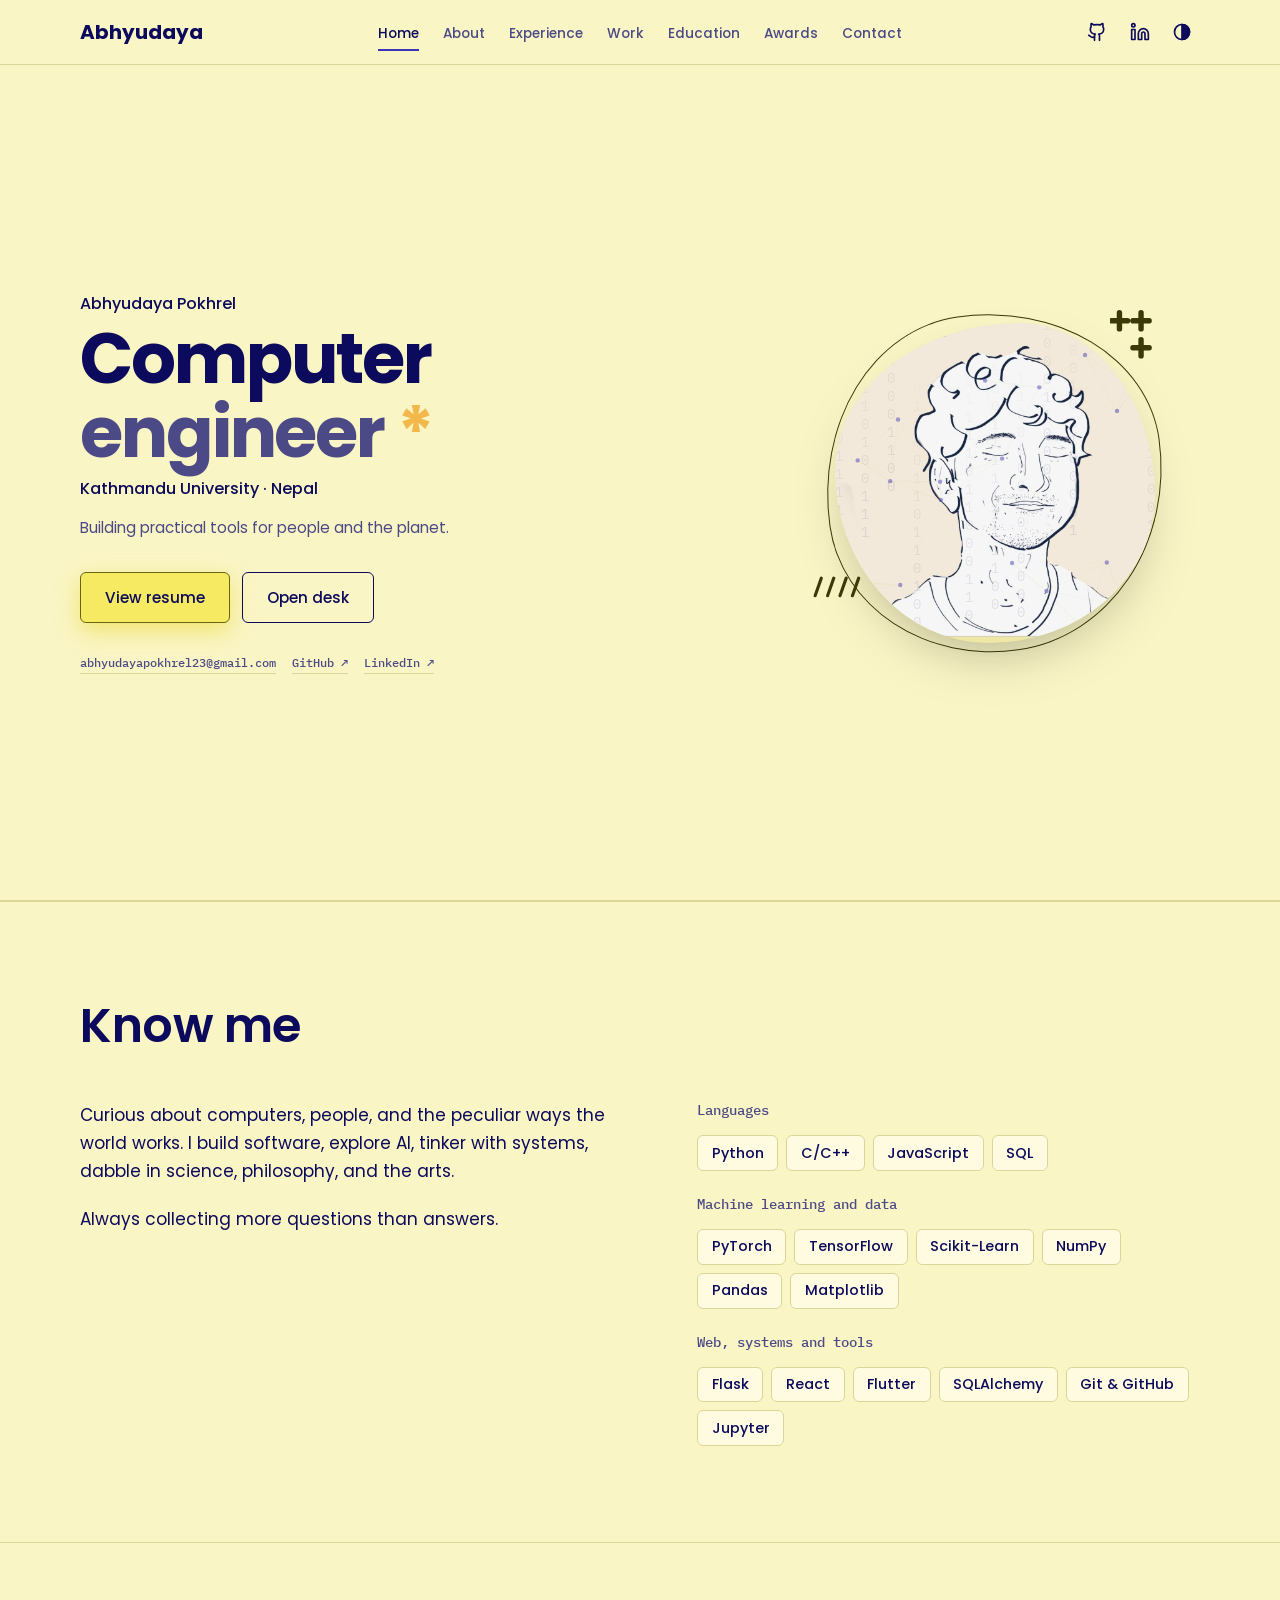
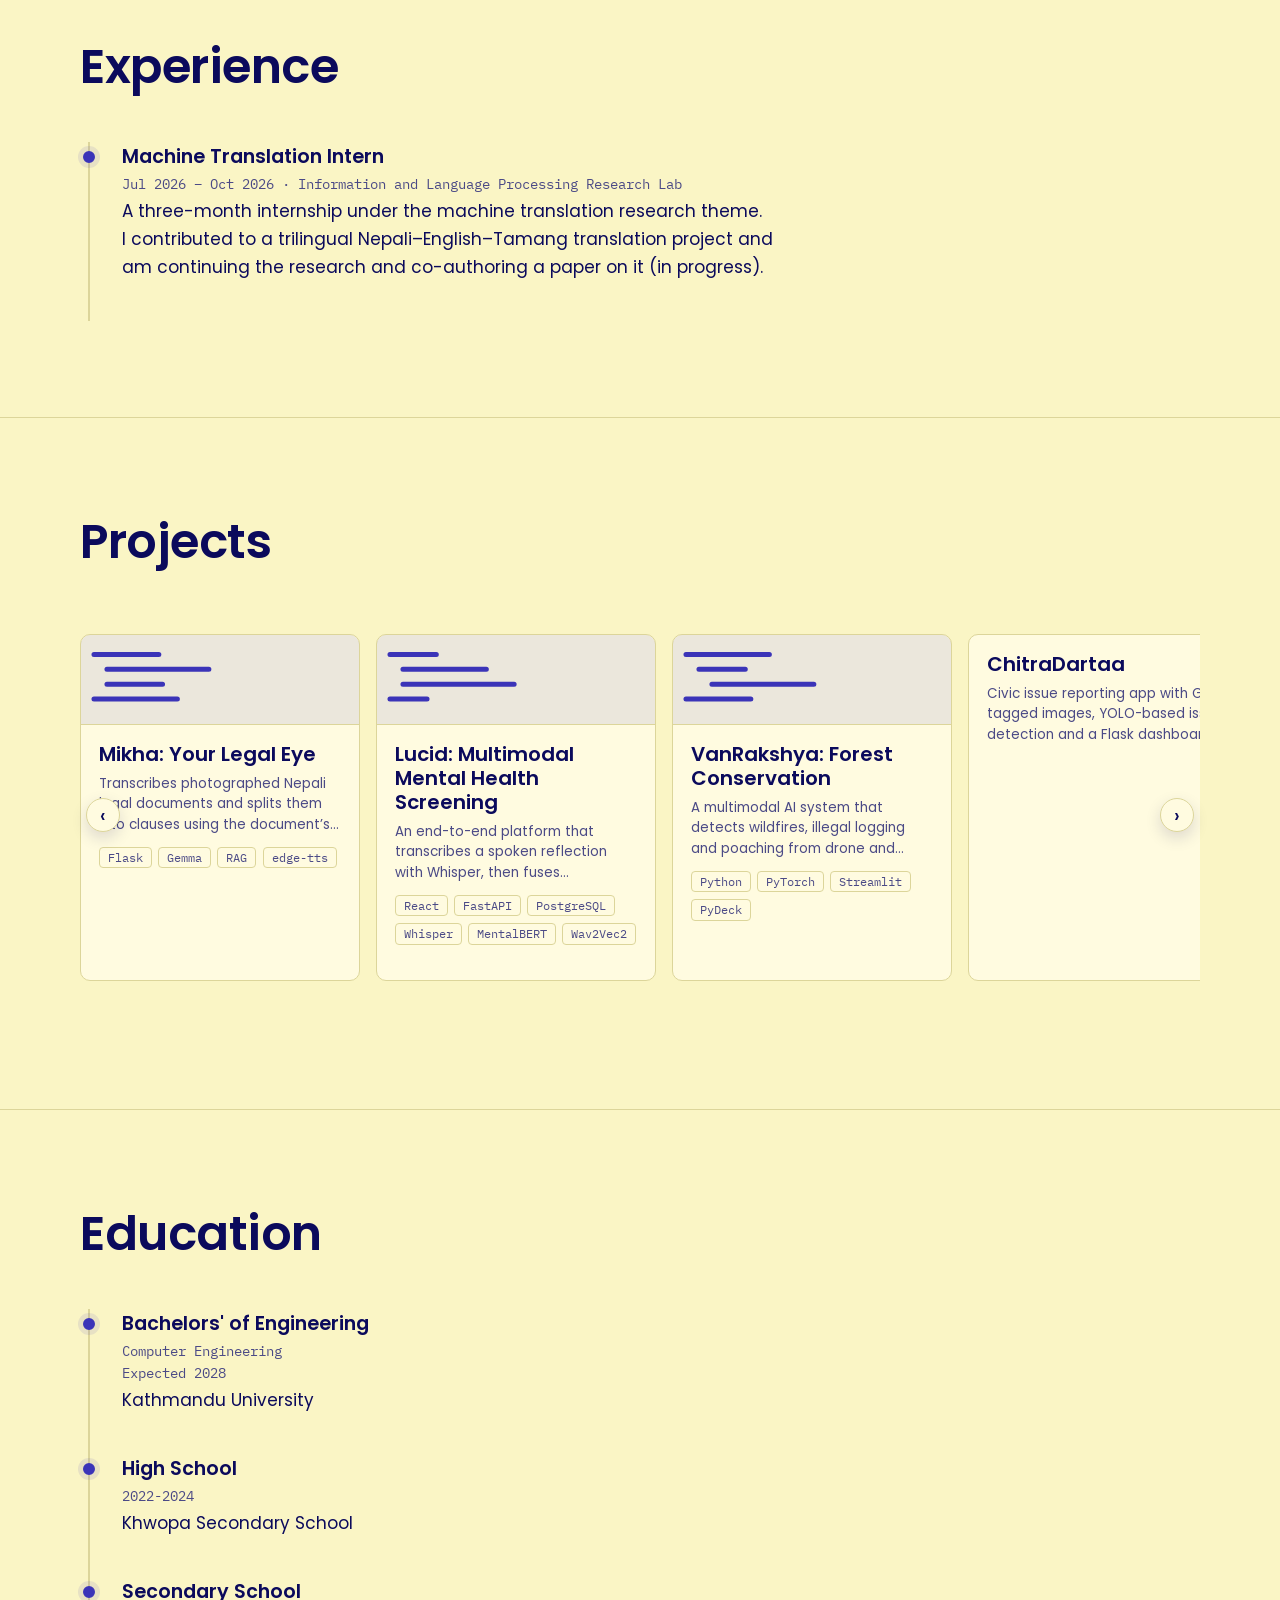
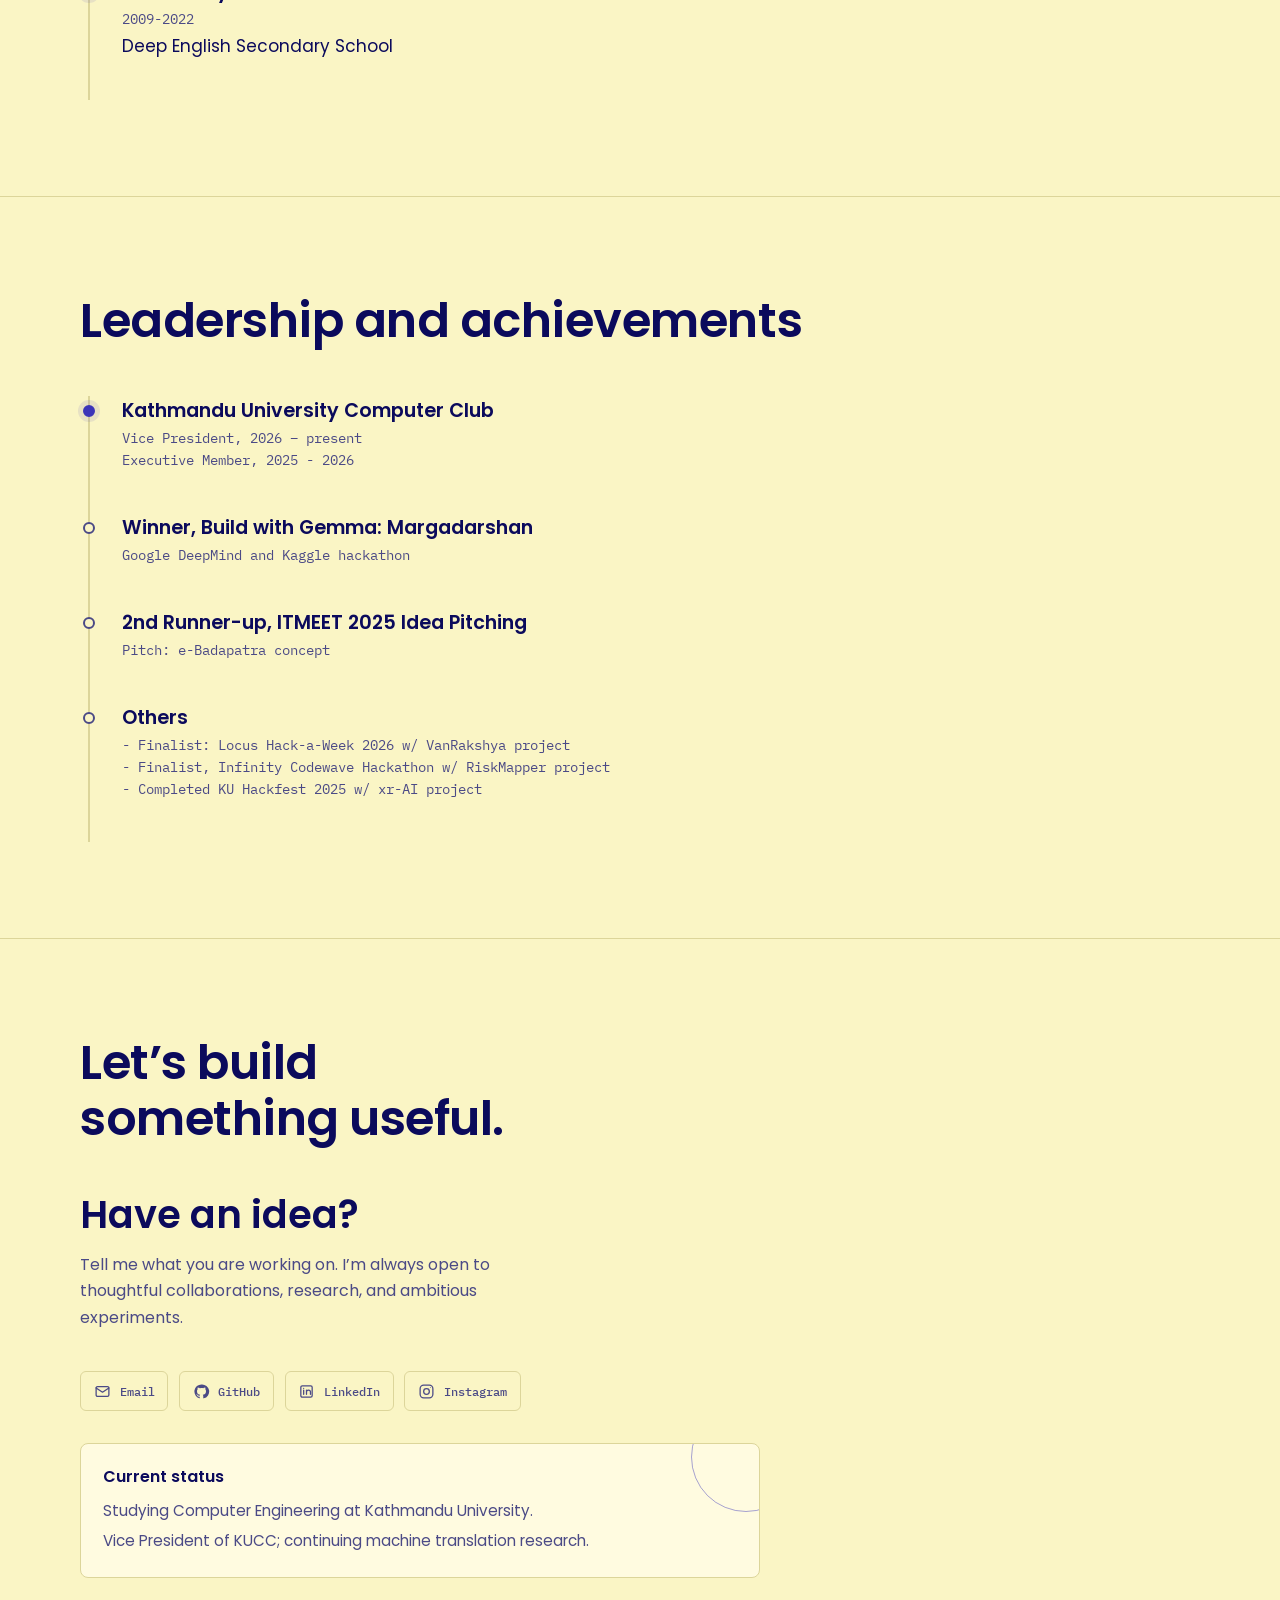
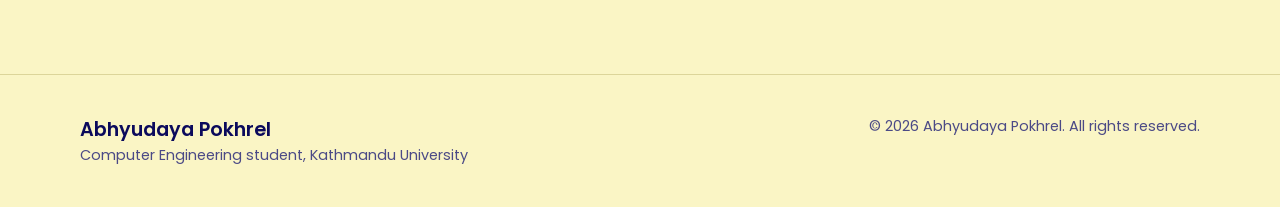
<file: index.html>
<!DOCTYPE html>
<html lang="en">
<head>
<meta charset="utf-8">
<meta name="viewport" content="width=device-width, initial-scale=1, viewport-fit=cover">
<title>Abhyudaya Pokhrel | Portfolio</title>
<meta name="description" content="Computer Engineering student at Kathmandu University building applied AI and full-stack projects.">
<link rel="preconnect" href="https://fonts.googleapis.com">
<link rel="preconnect" href="https://fonts.gstatic.com" crossorigin>
<link href="https://fonts.googleapis.com/css2?family=Poppins:wght@400;500;600;700&family=IBM+Plex+Mono:wght@400;500&display=swap" rel="stylesheet">
<style>
:root{
  --bg:#faf5c5; --surface:#fffbe0; --ink:#0b0a5c; --muted:#4b4a86; --line:#dcd59a; --trace:#3b34b8; --trace-soft:rgba(59,52,184,.1); --blob:#efe7a6; --deco:#3b3a07; --btn:#f6ea63; --btn-edge:#6b6410; --btn-ink:#0b0a5c; --btn-glow:rgba(235,215,40,.55);
  --serif:"Poppins",system-ui,sans-serif; --sans:"Poppins",system-ui,sans-serif; --mono:"IBM Plex Mono",ui-monospace,monospace;
  box-sizing:border-box; padding-top:env(safe-area-inset-top,0px); padding-bottom:env(safe-area-inset-bottom,0px);
}
@media (prefers-color-scheme:dark){:root:not([data-theme="light"]){
  --bg:#0c1517; --surface:#121e21; --ink:#e7eeec; --muted:#8fa09d; --line:#25373a; --trace:#f2b84b; --trace-soft:rgba(242,184,75,.12); --blob:#121e21; --deco:#f2b84b; --btn:#f2b84b; --btn-edge:#f2b84b; --btn-ink:#0c1517; --btn-glow:rgba(242,184,75,.25);
}}
:root[data-theme="dark"]{--bg:#0c1517; --surface:#121e21; --ink:#e7eeec; --muted:#8fa09d; --line:#25373a; --trace:#f2b84b; --trace-soft:rgba(242,184,75,.12); --blob:#121e21; --deco:#f2b84b; --btn:#f2b84b; --btn-edge:#f2b84b; --btn-ink:#0c1517; --btn-glow:rgba(242,184,75,.25);}
*,*::before,*::after{box-sizing:inherit}
html{scroll-behavior:smooth;scroll-padding-top:calc(72px + env(safe-area-inset-top,0px))}
body{margin:0;background:var(--bg);color:var(--ink);font:400 1.0625rem/1.65 var(--sans);-webkit-font-smoothing:antialiased}
body::after{content:"";position:fixed;z-index:1;inset:0;pointer-events:none;opacity:0;background:radial-gradient(circle 18rem at var(--mouse-x,50%) var(--mouse-y,50%),var(--trace-soft),transparent 72%);transition:opacity .45s ease}
body.pointer-active::after{opacity:.7}
a{color:inherit}
:focus-visible{outline:2px solid var(--trace);outline-offset:3px}
.wrap{width:min(1120px,100% - 2.5rem);margin-inline:auto}
body::before{content:"";position:fixed;inset:0 0 auto;height:env(safe-area-inset-top,0px);background:var(--bg);z-index:60}

/* nav */
header{position:sticky;top:env(safe-area-inset-top,0px);z-index:50;background:color-mix(in srgb,var(--bg) 88%,transparent);backdrop-filter:blur(10px);border-bottom:1px solid var(--line)}
.nav{display:flex;align-items:center;justify-content:space-between;height:64px}
.logo{font:1.5rem var(--serif);text-decoration:none}
nav ul{display:flex;gap:1.75rem;list-style:none;margin:0;padding:0}
nav a{font:500 .875rem var(--sans);text-decoration:none;color:var(--muted);padding:.4rem 0;border-bottom:2px solid transparent;transition:color .2s,border-color .2s}
nav a:hover,nav a.on{color:var(--ink);border-color:var(--trace)}
.burger{display:none;background:none;border:1px solid var(--line);color:var(--ink);border-radius:6px;padding:.45rem .7rem;font:500 .85rem var(--sans);cursor:pointer}

/* hero */
.hero{position:relative;min-height:calc(100svh - 64px);display:grid;align-items:center;overflow:hidden;border-bottom:1px solid var(--line)}
#scope{position:absolute;inset:0;width:100%;height:100%;opacity:.9}
.hero .wrap{position:relative;padding:4rem 0}
.hero h1{font:600 clamp(3.5rem,11vw,9rem)/.9 var(--serif);letter-spacing:-.02em;margin:0 0 1.5rem}
.hero h1 em{color:var(--muted);font-style:italic}
.role{font:500 1.25rem var(--sans);margin:0 0 .35rem}
.loc{font:400 .85rem var(--mono);color:var(--muted);margin:0 0 1.5rem}
.lede{max-width:34rem;color:var(--muted);margin:0 0 2rem;font-size:1.125rem}
.btns{display:flex;flex-wrap:wrap;gap:.75rem;margin-bottom:2rem}
.btn{display:inline-block;font:500 .95rem var(--sans);padding:.8rem 1.5rem;border-radius:999px;border:1.5px solid var(--ink);text-decoration:none;transition:background .2s,color .2s,transform .2s;cursor:pointer;background:none;color:var(--ink)}
.btn:hover{transform:translateY(-2px)}
.btn.solid{background:var(--ink);color:var(--bg)}
.btn.line:hover{background:var(--ink);color:var(--bg)}
.socials{display:flex;gap:1.25rem;font:.85rem var(--mono)}
.socials a{color:var(--muted);text-decoration:none;border-bottom:1px solid var(--line)}
.socials a:hover{color:var(--trace);border-color:var(--trace)}

/* sections */
section{padding:6rem 0}
section+section{border-top:1px solid var(--line)}
h2{font:600 clamp(2.25rem,5vw,3.75rem)/1 var(--serif);margin:0 0 3rem;letter-spacing:-.01em}
.about{display:grid;grid-template-columns:1.1fr 1fr;gap:4rem}
.about p{margin:0 0 1.25rem;max-width:36rem}
h3.sub{font:500 .85rem var(--mono);color:var(--muted);margin:0 0 1rem}
.chips{display:flex;flex-wrap:wrap;gap:.5rem;list-style:none;padding:0;margin:0}
.chips li{border:1px solid var(--line);background:var(--surface);border-radius:6px;padding:.4rem .85rem;font:500 .9rem var(--sans)}

/* projects */
.grid{display:grid;grid-template-columns:repeat(auto-fill,minmax(310px,1fr));gap:1.25rem}
.project-shelf-wrap{position:relative}
.project-shelf{display:flex;overflow-x:auto;gap:1rem;padding:1rem 2.75rem 2rem;scroll-snap-type:x proximity;scrollbar-width:none;-ms-overflow-style:none}
.project-shelf::-webkit-scrollbar{display:none}
.shelf-control{position:absolute;z-index:4;top:50%;display:grid;place-items:center;width:34px;height:34px;border:1px solid var(--line);border-radius:50%;background:var(--surface);color:var(--ink);font:500 1.2rem/1 var(--sans);cursor:pointer;box-shadow:0 6px 16px rgba(11,10,92,.14);transform:translateY(-50%);transition:background .2s,color .2s,border-color .2s,transform .2s}
.shelf-control:hover{background:var(--ink);color:var(--bg);border-color:var(--ink)}
.shelf-control:active{transform:translateY(-50%) scale(.94)}
.shelf-control.prev{left:.35rem}.shelf-control.next{right:.35rem}
.project-shelf .card{flex:0 0 min(280px,78vw);scroll-snap-align:start}
.card{display:flex;flex-direction:column;background:var(--surface);border:1px solid var(--line);border-radius:10px;overflow:hidden;transition:border-color .2s,transform .2s;cursor:pointer}
.project-shelf .card{position:relative;overflow:visible;transition:border-color .2s,transform .25s ease,box-shadow .25s ease;transform-origin:center bottom}
.project-shelf .card:hover,.project-shelf .card:focus-visible{z-index:2;border-color:var(--trace);transform:translateY(-8px) scale(1.035);box-shadow:0 16px 30px var(--trace-soft)}
.card:hover{border-color:var(--trace);transform:translateY(-3px)}
.card:focus-visible{border-color:var(--trace);box-shadow:0 0 0 3px var(--trace-soft);outline:none}
.thumb{height:90px;background:var(--trace-soft);border-bottom:1px solid var(--line);border-radius:9px 9px 0 0;overflow:hidden}
.thumb svg{width:100%;height:100%;display:block}
.thumb path{fill:none;stroke:var(--trace);stroke-width:2;vector-effect:non-scaling-stroke}
.card .body{padding:1.1rem;display:flex;flex-direction:column;flex:1}
.card h3{font:600 1.2rem/1.2 var(--serif);margin:0 0 .5rem}
.card p{margin:0 0 .75rem;color:var(--muted);font-size:.84rem;line-height:1.5;display:-webkit-box;-webkit-line-clamp:3;line-clamp:3;-webkit-box-orient:vertical;overflow:hidden}
.tags{display:flex;flex-wrap:wrap;gap:.4rem;list-style:none;padding:0;margin:0 0 1.1rem}
.tags li{font:400 .75rem var(--mono);color:var(--muted);border:1px solid var(--line);border-radius:4px;padding:.15rem .5rem}
.links{display:flex;gap:1.25rem;font:500 .875rem var(--sans)}
.links a{color:var(--trace);text-decoration:none;border-bottom:1px solid transparent}
.links a:hover{border-color:var(--trace)}
.project-dialog,.resume-dialog{width:min(600px,calc(100% - 2rem));border:1px solid var(--line);border-radius:10px;background:var(--surface);color:var(--ink);padding:2rem;box-shadow:0 24px 80px rgba(11,10,92,.25)}
.project-dialog[open]:not(:modal){position:fixed;top:0;left:0;z-index:70;margin:0;transform:none;animation:project-hover-in .2s ease both}
.project-dialog::backdrop{background:rgba(11,10,92,.38);backdrop-filter:blur(3px)}
.project-dialog h3{font:600 clamp(1.5rem,4vw,2.2rem)/1.15 var(--serif);margin:.35rem 2rem .9rem 0}
.project-dialog p{max-width:60ch;color:var(--muted);line-height:1.7}
.dialog-kicker{font:500 .72rem var(--mono);color:var(--trace)!important;text-transform:uppercase;letter-spacing:.08em}
.dialog-close{position:absolute;top:.7rem;right:.8rem;border:0;background:none;color:var(--muted);font-size:1.8rem;line-height:1;cursor:pointer}
.dialog-close:hover{color:var(--ink)}
@media (prefers-reduced-motion:no-preference){
  @keyframes project-hover-in{from{opacity:0;transform:translateY(-6px) scale(.98)}to{opacity:1;transform:none}}
}
.resume-dialog{width:min(900px,calc(100% - 2rem));height:min(88vh,780px);padding:0;overflow:hidden}
.resume-dialog.resume-opening{animation:resume-zoom .42s cubic-bezier(.2,.8,.2,1) both}
@media (prefers-reduced-motion:no-preference){
  @keyframes resume-zoom{from{opacity:0;transform:scale(.94)}to{opacity:1;transform:scale(1)}}
}
.resume-header{display:flex;align-items:center;justify-content:space-between;gap:1rem;padding:.7rem 1rem;border-bottom:1px solid var(--line)}
.resume-title{font:500 .8rem var(--mono);color:var(--muted)}
.resume-actions{display:flex;align-items:center;gap:.5rem}
.resume-frame{display:block;width:100%;height:calc(100% - 55px);border:0;background:#fff}

/* education */
.edu{max-width:44rem;border-left:2px solid var(--line);margin-left:.5rem}
.edu article{position:relative;padding:0 0 2.5rem 2rem}
.edu article::before{content:"";position:absolute;left:-7px;top:.55rem;width:12px;height:12px;border-radius:50%;background:var(--bg);border:2px solid var(--muted)}
.edu article.now::before{background:var(--trace);border-color:var(--trace);box-shadow:0 0 0 5px var(--trace-soft)}
.edu h3{font:600 1.7rem var(--serif);margin:0}
.edu .meta{font:400 .85rem var(--mono);color:var(--muted);margin:.25rem 0}
.edu p{margin:0}

/* blog */
.post a{display:flex;flex-direction:column;height:100%;padding:1.4rem;text-decoration:none}
.post .cat{font:500 .75rem var(--mono);color:var(--trace);margin-bottom:.75rem}
.post h3{font:600 1.45rem/1.2 var(--serif);margin:0 0 .75rem}
.post p{color:var(--muted);font-size:.93rem;margin:0 0 1rem;flex:1}
.post .read{font:500 .875rem var(--sans)}

/* contact */
.contact{max-width:680px}
.contact-intro{margin-bottom:2.5rem}.contact-intro h3{font:600 clamp(1.7rem,3vw,2.5rem)/1.1 var(--serif);margin-bottom:.8rem}.contact-intro p{max-width:28rem;color:var(--muted);font-size:1rem}
.contact-links{display:flex;flex-wrap:wrap;gap:.65rem;margin:0 0 2rem}.contact-links a{display:inline-flex;align-items:center;gap:.55rem;border:1px solid var(--line);border-radius:6px;padding:.65rem .8rem;color:var(--muted);font:500 .78rem var(--mono);text-decoration:none;transition:border-color .2s,color .2s,background .2s}.contact-links a:hover{border-color:var(--trace);color:var(--trace);background:var(--trace-soft)}.contact-links svg{width:17px;height:17px;flex:none}
.status{background:var(--surface);border:1px solid var(--line);border-radius:8px;padding:1.25rem 1.4rem;position:relative;overflow:hidden}.status::after{content:"";position:absolute;width:110px;height:110px;right:-42px;top:-42px;border:1px solid var(--trace);border-radius:50%;opacity:.45}
.status h3{font:600 1rem var(--sans);margin:0 0 .6rem}
.status p{margin:.25rem 0;color:var(--muted);font-size:.95rem}
form label{display:block;font:400 .8rem var(--mono);color:var(--muted);margin-bottom:.35rem}
form input,form textarea{width:100%;font:inherit;font-size:1rem;color:var(--ink);background:var(--surface);border:1px solid var(--line);border-radius:6px;padding:.75rem .9rem;margin-bottom:1.1rem;transition:border-color .2s}
form input:focus,form textarea:focus{outline:none;border-color:var(--trace);box-shadow:0 0 0 3px var(--trace-soft)}
form textarea{min-height:130px;resize:vertical}
form .btn{width:100%;min-height:48px}

footer{border-top:1px solid var(--line);padding:2.5rem 0 calc(2.5rem + env(safe-area-inset-bottom,0px));color:var(--muted);font-size:.9rem}
footer .wrap{display:flex;flex-wrap:wrap;justify-content:space-between;gap:1rem}
footer strong{font:600 1.4rem var(--serif);color:var(--ink);display:block}

/* single entrance moment: hero only */
@media (prefers-reduced-motion:no-preference){
  .hero .wrap>*{animation:in .7s cubic-bezier(.2,.7,.2,1) both}
  .hero .wrap>*:nth-child(2){animation-delay:.08s}.hero .wrap>*:nth-child(3){animation-delay:.16s}
  .hero .wrap>*:nth-child(4){animation-delay:.24s}.hero .wrap>*:nth-child(n+5){animation-delay:.32s}
  @keyframes in{from{opacity:0;transform:translateY(14px)}}
}
@media (max-width:820px){
  .about,.contact{grid-template-columns:1fr;gap:2.5rem}
  section{padding:4rem 0}
  .burger{display:block}
  nav ul{display:none;position:absolute;top:64px;left:0;right:0;flex-direction:column;gap:0;background:var(--bg);border-bottom:1px solid var(--line);padding:.5rem 1.25rem 1rem}
  nav ul.open{display:flex}
  nav li a{display:block;padding:.75rem 0}
}
/* Poppins + yellow/navy light theme */
.logo{font-weight:700;font-size:1.25rem}
.nav{display:grid;grid-template-columns:1fr auto 1fr}
nav ul{gap:1.5rem}
nav a{font-weight:500;font-size:.85rem}
.nav-r{display:flex;justify-content:flex-end;align-items:center;gap:.4rem}
.nav-r a,.theme{display:grid;place-items:center;width:36px;height:36px;border:0;background:none;color:var(--ink);cursor:pointer;border-radius:8px;transition:background .2s}
.nav-r a:hover,.theme:hover{background:var(--trace-soft)}
.nav-r svg{width:20px;height:20px}
h2{line-height:1.15;font-size:clamp(2rem,4.5vw,3rem)}
.card h3{font-size:1.25rem}.edu h3{font-size:1.2rem}.post h3{font-size:1.15rem}footer strong{font-size:1.2rem}
.btn{border-radius:6px}
.btn.solid{background:var(--btn);color:var(--btn-ink);border-color:var(--btn-edge);box-shadow:0 8px 22px var(--btn-glow)}
.hero .wrap{display:grid;grid-template-columns:minmax(0,1fr) minmax(260px,.65fr);gap:clamp(2rem,6vw,5rem);align-items:center;padding:3rem 0}
.hi,.based{font:500 1rem var(--sans);margin:0}
.based{margin:.4rem 0 1rem}
.hero h1{font:700 clamp(2.5rem,5.5vw,4.4rem)/1.05 var(--sans);letter-spacing:-.03em;margin:.35rem 0 0}
.hero h1 em{color:var(--muted);font-style:normal}
.hero-mark{position:relative;display:inline-block;color:#f2b84b;cursor:help}
.hero-mark::after{content:"soon to be";position:absolute;left:50%;bottom:calc(100% + .65rem);z-index:5;padding:.45rem .65rem;border:1px solid var(--line);border-radius:6px;background:var(--surface);box-shadow:0 8px 20px rgba(0,0,0,.14);color:var(--muted);font:500 .68rem var(--mono);letter-spacing:0;line-height:1;white-space:nowrap;opacity:0;pointer-events:none;transform:translate(-50%,.35rem);transition:opacity .2s ease,transform .2s ease}
.hero-mark::before{content:"";position:absolute;left:50%;bottom:calc(100% + .25rem);z-index:5;width:7px;height:7px;border-right:1px solid var(--line);border-bottom:1px solid var(--line);background:var(--surface);opacity:0;transform:translate(-50%,.35rem) rotate(45deg);transition:opacity .2s ease,transform .2s ease}
.hero-mark:hover::before,.hero-mark:hover::after,.hero-mark:focus-visible::before,.hero-mark:focus-visible::after{opacity:1;transform:translate(-50%,0)}
.lede{max-width:25rem;font-size:.95rem;line-height:1.5}
.hero-links{display:flex;flex-wrap:wrap;gap:1rem;margin-top:1.25rem;font:500 .75rem var(--mono)}
.hero-links a{color:var(--muted);text-decoration:none;border-bottom:1px solid var(--line);padding-bottom:3px}
.hero-links a:hover{color:var(--trace);border-color:var(--trace)}
.blob-wrap{position:relative;justify-self:center;width:min(100%,320px);aspect-ratio:1}
.blob-wrap::before{content:"";position:absolute;inset:-3%;border:1px solid var(--deco);border-radius:46% 54% 50% 50%/56% 44% 56% 44%;transform:rotate(-8deg);pointer-events:none}
.blob{position:absolute;inset:0;border-radius:58% 42% 52% 48%/46% 54% 46% 54%;background:var(--blob);overflow:hidden;box-shadow:0 24px 60px -24px rgba(0,0,0,.35)}
#scope{opacity:1;z-index:2;pointer-events:none}
.initials{position:absolute;inset:0;width:100%;height:100%;padding:2%;object-fit:contain;object-position:center bottom;transform:scale(1.09);transform-origin:center bottom;pointer-events:none;z-index:1}
.plus{position:absolute;top:-4%;right:-3%;width:54px;color:var(--deco)}
.slash{position:absolute;left:-7%;bottom:14%;width:56px;color:var(--deco)}
@media (max-width:980px){
  .burger{display:block}
  nav ul{display:none;position:absolute;top:64px;left:0;right:0;flex-direction:column;gap:0;background:var(--bg);border-bottom:1px solid var(--line);padding:.5rem 1.25rem 1rem}
  nav ul.open{display:flex}nav li a{display:block;padding:.75rem 0}
}
@media (max-width:820px){.hero .wrap{grid-template-columns:1fr;gap:2rem;padding:2.5rem 0}.blob-wrap{width:min(64vw,280px);order:-1}}
</style>
</head>
<body>
<header>
  <div class="wrap nav">
    <a class="logo" href="#home">Abhyudaya</a>
    <nav aria-label="Primary"><ul id="menu"><li><a href="#home">Home</a></li><li><a href="#about">About</a></li><li><a href="#experience">Experience</a></li><li><a href="#projects">Work</a></li><li><a href="#education">Education</a></li><li><a href="#achievements">Awards</a></li><li><a href="#contact">Contact</a></li></ul></nav>
    <div class="nav-r">
      <a href="https://github.com/abhyudayapokhrel" target="_blank" rel="noopener noreferrer" aria-label="GitHub"><svg viewBox="0 0 24 24" fill="none" stroke="currentColor" stroke-width="2" stroke-linecap="round" stroke-linejoin="round"><path d="M15 22v-4a4.8 4.8 0 0 0-1-3.5c3 0 6-2 6-5.5.08-1.25-.27-2.48-1-3.5.28-1.15.28-2.35 0-3.5 0 0-1 0-3 1.5-2.64-.5-5.36-.5-8 0C6 2 5 2 5 2c-.3 1.15-.3 2.35 0 3.5A5.403 5.403 0 0 0 4 9c0 3.5 3 5.5 6 5.5-.39.49-.68 1.05-.85 1.65-.17.6-.22 1.23-.15 1.85v4"/><path d="M9 18c-4.51 2-5-2-7-2"/></svg></a>
      <a href="https://linkedin.com/in/abhyudaya-pokhrel" target="_blank" rel="noopener noreferrer" aria-label="LinkedIn"><svg viewBox="0 0 24 24" fill="none" stroke="currentColor" stroke-width="2" stroke-linecap="round" stroke-linejoin="round"><path d="M16 8a6 6 0 0 1 6 6v7h-4v-7a2 2 0 0 0-2-2 2 2 0 0 0-2 2v7h-4v-7a6 6 0 0 1 6-6z"/><rect width="4" height="12" x="2" y="9"/><circle cx="4" cy="4" r="2"/></svg></a>
      <button class="theme" type="button" aria-label="Switch between light and dark theme"><svg viewBox="0 0 24 24" fill="none" stroke="currentColor" stroke-width="2"><circle cx="12" cy="12" r="9"/><path d="M12 3a9 9 0 0 1 0 18z" fill="currentColor"/></svg></button>
      <button class="burger" aria-expanded="false" aria-controls="menu">Menu</button>
    </div>
  </div>
</header>

<main>
<section id="home" class="hero" style="padding:0">
  <div class="wrap">
    <div class="hero-text">
      <p class="hi">Abhyudaya Pokhrel</p>
      <h1>Computer<br><em>engineer</em> <span class="hero-mark" tabindex="0" role="img" aria-label="soon to be">*</span></h1>
      <p class="based">Kathmandu University · Nepal</p>
      <p class="lede">Building practical tools for people and the planet.</p>
      <div class="btns"><button class="btn solid resume-open" type="button">View resume</button><a class="btn line" href="desk.html">Open desk</a></div>
      <div class="hero-links"><a href="mailto:abhyudayapokhrel23@gmail.com">abhyudayapokhrel23@gmail.com</a><a href="https://github.com/abhyudayapokhrel" target="_blank" rel="noopener noreferrer">GitHub ↗</a><a href="https://linkedin.com/in/abhyudaya-pokhrel" target="_blank" rel="noopener noreferrer">LinkedIn ↗</a></div>
    </div>
    <div class="blob-wrap">
      <div class="blob"><canvas id="scope" aria-hidden="true"></canvas><img class="initials" id="showcase-image" src="assets/light_mode.jpg" alt="Abhyudaya Pokhrel"></div>
      <svg class="plus" viewBox="0 0 40 40" fill="none" stroke="currentColor" stroke-width="4" stroke-linecap="round" aria-hidden="true"><path d="M7 2v12M1 8h12M23 2v12M17 8h12M23 22v12M17 28h12"/></svg>
      <svg class="slash" viewBox="0 0 54 22" fill="none" stroke="currentColor" stroke-width="3" stroke-linecap="round" aria-hidden="true"><path d="M3 20 9 3M15 20 21 3M27 20 33 3M39 20 45 3"/></svg>
    </div>
  </div>
</section>

<section id="about"><div class="wrap">
  <h2>Know me</h2>
  <div class="about">
    <div>
      <p>Curious about computers, people, and the peculiar ways the world works. I build software, explore AI, tinker with systems, dabble in science, philosophy, and the arts.</p> <p> Always collecting more questions than answers.</p>
    </div>
    <div>
      <h3 class="sub">Languages</h3>
      <ul class="chips"><li>Python</li><li>C/C++</li><li>JavaScript</li><li>SQL</li></ul>
      <h3 class="sub" style="margin-top:1.5rem">Machine learning and data</h3>
      <ul class="chips"><li>PyTorch</li><li>TensorFlow</li><li>Scikit-Learn</li><li>NumPy</li><li>Pandas</li><li>Matplotlib</li></ul>
      <h3 class="sub" style="margin-top:1.5rem">Web, systems and tools</h3>
      <ul class="chips"><li>Flask</li><li>React</li><li>Flutter</li><li>SQLAlchemy</li><li>Git &amp; GitHub</li><li>Jupyter</li></ul>
    </div>
  </div>
</div></section>

<section id="experience"><div class="wrap">
  <h2>Experience</h2>
  <div class="edu">
    <article class="now"><h3>Machine Translation Intern</h3><p class="meta">Jul 2026 – Oct 2026 · Information and Language Processing Research Lab</p>
      <p>A three-month internship under the machine translation research theme.</p><p> I contributed to a trilingual Nepali–English–Tamang translation project and am continuing the research and co-authoring a paper on it (in progress).</p></article>
  </div>
</div></section>

<section id="projects"><div class="wrap">
  <h2>Projects</h2>
  <div class="project-shelf-wrap">
  <button class="shelf-control prev" type="button" aria-label="Show previous projects">&#8249;</button>
  <div class="grid project-shelf" aria-label="Projects. Scroll horizontally to browse.">
    <article class="card" tabindex="0" role="button" aria-label="Read about Mikha: Your Legal Eye"><div class="thumb"><svg viewBox="0 0 300 90" preserveAspectRatio="xMinYMid meet"><path d="M14 18h70M28 34h110M28 50h60M14 66h90" stroke-linecap="round" style="stroke-width:5"/></svg></div><div class="body">
      <h3>Mikha: Your Legal Eye</h3><p>Transcribes photographed Nepali legal documents and splits them into clauses using the document’s own numbering. Each clause is checked against the Labour Act 2017 and the National Civil Code 2017 through embedding-based retrieval. It streams plain-language explanations with risk flags and citations, and adds text-to-speech and free-form Q&amp;A.</p>
      <ul class="tags"><li>Flask</li><li>Gemma</li><li>RAG</li><li>edge-tts</li></ul></div></article>
    <article class="card" tabindex="0" role="button" aria-label="Read about Lucid: Multimodal Mental Health Screening"><div class="thumb"><svg viewBox="0 0 300 90" preserveAspectRatio="xMinYMid meet"><path d="M14 18h50M28 34h90M28 50h120M14 66h40" stroke-linecap="round" style="stroke-width:5"/></svg></div><div class="body">
      <h3>Lucid: Multimodal Mental Health Screening</h3><p>An end-to-end platform that transcribes a spoken reflection with Whisper, then fuses MentalBERT text embeddings with Wav2Vec2 audio embeddings to classify the condition, likely trigger and depression risk level. I built the FastAPI inference server, the Node/Express and Prisma API, and the React frontend.</p>
      <ul class="tags"><li>React</li><li>FastAPI</li><li>PostgreSQL</li><li>Whisper</li><li>MentalBERT</li><li>Wav2Vec2</li></ul></div></article>
    <article class="card" tabindex="0" role="button" aria-label="Read about VanRakshya: Forest Conservation"><div class="thumb"><svg viewBox="0 0 300 90" preserveAspectRatio="xMinYMid meet"><path d="M14 18h90M28 34h50M42 50h110M14 66h70" stroke-linecap="round" style="stroke-width:5"/></svg></div><div class="body">
      <h3>VanRakshya: Forest Conservation</h3><p>A multimodal AI system that detects wildfires, illegal logging and poaching from drone and CCTV feeds. A dual-model audio classifier picks out chainsaws and gunshots, and an interactive threat map lets rangers be dispatched in one click.</p>
      <ul class="tags"><li>Python</li><li>PyTorch</li><li>Streamlit</li><li>PyDeck</li></ul></div></article>
    <article class="card" tabindex="0" role="button" aria-label="Read about ChitraDartaa"><div class="body"><h3>ChitraDartaa</h3><p>Civic issue reporting app with GPS-tagged images, YOLO-based issue detection and a Flask dashboard.</p></div></article>
    <article class="card" tabindex="0" role="button" aria-label="Read about RiskMapper"><div class="body"><h3>RiskMapper</h3><p>Cascading earthquake-risk simulation for Kathmandu with evacuation-route planning.</p></div></article>
    <article class="card" tabindex="0" role="button" aria-label="Read about GameVault"><div class="body"><h3>GameVault</h3><p>C++ mini-game arcade (Snake, Pong, Space Invaders) with real-time multiplayer over ENet.</p></div></article>
    <article class="card" tabindex="0" role="button" aria-label="Read about XRAI"><div class="body"><h3>XRAI</h3><p>Healthcare AI tool for rapid chest X-ray screening in rural clinics, built for KU Hackfest 2025.</p></div></article>
    <article class="card" tabindex="0" role="button" aria-label="Read about doc2tex"><div class="body"><h3>doc2tex</h3><p>Open-source DOCX ↔ LaTeX converter that preserves tables, images, equations and multilingual content. Co-created; 56+ GitHub stars and 6 forks.</p>
      <ul class="tags"><li>Open source</li><li>LaTeX</li></ul></div></article>
  </div>
  <button class="shelf-control next" type="button" aria-label="Show next projects">&#8250;</button>
  </div>
  <dialog class="project-dialog" id="project-dialog" aria-labelledby="project-dialog-title">
    <button class="dialog-close" type="button" aria-label="Close project details">&times;</button>
    <p class="dialog-kicker">project write-up</p>
    <h3 id="project-dialog-title"></h3>
    <p id="project-dialog-copy"></p>
  </dialog>
  <dialog class="resume-dialog" id="resume-dialog" aria-label="Resume preview">
    <div class="resume-header">
      <span class="resume-title">Abhyudaya Pokhrel · resume</span>
      <div class="resume-actions">
        <button class="dialog-close resume-close" type="button" aria-label="Close resume preview">&times;</button>
      </div>
    </div>
    <iframe class="resume-frame" src="assets/resume.pdf" title="Resume PDF preview"></iframe>
  </dialog>
</div></section>

<section id="education"><div class="wrap">
  <h2>Education</h2>
  <div class="edu">
    <article class="now"><h3>Bachelors' of Engineering</h3><p class = "meta">Computer Engineering</p> <p class="meta">Expected 2028</p><p>Kathmandu University</p></article>
    <article class="now"><h3>High School</h3><p class="meta">2022-2024</p><p>Khwopa Secondary School</p></article>
    <article class="now"><h3>Secondary School</h3><p class="meta">2009-2022</p><p>Deep English Secondary School</p></article>

  </div>
  <!-- <div class="about" style="margin-top:1rem;gap:2rem 4rem">
    <div><h3 class="sub">Computer engineering and systems</h3><ul class="chips"><li>Digital Logic</li><li>Digital Electronics</li><li>Electronics Engineering</li><li>Microprocessors &amp; Assembly</li><li>Data Structures &amp; Algorithms</li><li>OOP</li><li>Database Management</li><li>Communication &amp; Networking</li></ul></div>
    <div><h3 class="sub">Mathematics and foundations</h3><ul class="chips"><li>Calculus &amp; Linear Algebra</li><li>Discrete Mathematics</li><li>Statistics &amp; Probability</li><li>Differential Equations</li><li>Numerical Methods</li><li>Engineering Projects</li><li>Engineering Drawing</li></ul></div>
  </div> -->
</div></section>

<section id="achievements"><div class="wrap">
  <h2>Leadership and achievements</h2>
  <div class="edu">
    <article class="now"><h3>Kathmandu University Computer Club</h3><p class="meta">Vice President, 2026 – present</p><p class = "meta">Executive Member, 2025 - 2026</p></article>
    <article><h3>Winner, Build with Gemma: Margadarshan</h3><p class="meta">Google DeepMind and Kaggle hackathon</p></article>
    <article><h3>2nd Runner-up, ITMEET 2025 Idea Pitching</h3><p class="meta">Pitch: e-Badapatra concept</p></article>
    <article><h3>Others</h3><p class="meta">- Finalist: Locus Hack-a-Week 2026 w/ VanRakshya project</p><p class="meta">- Finalist, Infinity Codewave Hackathon w/ RiskMapper project</p> <p class = "meta">- Completed KU Hackfest 2025 w/ xr-AI project</p> </article>    
    
  </div>
</div></section>

<section id="contact"><div class="wrap">
  <h2>Let’s build<br>something useful.</h2>
  <div class="contact">
    <div>
      <div class="contact-intro"><h3>Have an idea?</h3><p>Tell me what you are working on. I’m always open to thoughtful collaborations, research, and ambitious experiments.</p></div>
      <div class="contact-links" aria-label="Contact links">
        <a href="mailto:abhyudayapokhrel23@gmail.com"><svg viewBox="0 0 24 24" fill="none" stroke="currentColor" stroke-width="1.8" stroke-linecap="round" stroke-linejoin="round" aria-hidden="true"><rect x="3" y="5" width="18" height="14" rx="2"/><path d="m3 7 9 6 9-6"/></svg>Email</a>
        <a href="https://github.com/abhyudayapokhrel" target="_blank" rel="noopener noreferrer"><svg viewBox="0 0 24 24" fill="currentColor" aria-hidden="true"><path d="M12 2a10 10 0 0 0-3.16 19.49c.5.09.68-.22.68-.48v-1.7c-2.78.6-3.37-1.18-3.37-1.18-.46-1.16-1.12-1.47-1.12-1.47-.91-.62.07-.61.07-.61 1 .07 1.53 1.03 1.53 1.03.9 1.53 2.34 1.09 2.91.83.09-.65.35-1.09.63-1.34-2.22-.25-4.55-1.11-4.55-4.95 0-1.09.39-1.98 1.03-2.68-.1-.25-.45-1.27.1-2.65 0 0 .84-.27 2.75 1.02A9.6 9.6 0 0 1 12 7c.85 0 1.7.12 2.5.36 1.9-1.29 2.74-1.02 2.74-1.02.55 1.38.2 2.4.1 2.65.64.7 1.03 1.59 1.03 2.68 0 3.85-2.34 4.7-4.57 4.95.36.31.68.92.68 1.85v2.74c0 .27.18.58.69.48A10 10 0 0 0 12 2Z"/></svg>GitHub</a>
        <a href="https://linkedin.com/in/abhyudaya-pokhrel" target="_blank" rel="noopener noreferrer"><svg viewBox="0 0 24 24" fill="none" stroke="currentColor" stroke-width="1.8" stroke-linecap="round" stroke-linejoin="round" aria-hidden="true"><rect x="4" y="4" width="16" height="16" rx="2"/><path d="M8 10v6M8 7.5v.01M12 16v-3.2a2.8 2.8 0 0 1 5.6 0V16M12 10v6"/></svg>LinkedIn</a>
        <a href="https://instagram.com/abhyudayapokhrel" target="_blank" rel="noopener noreferrer"><svg viewBox="0 0 24 24" fill="none" stroke="currentColor" stroke-width="1.8" stroke-linecap="round" stroke-linejoin="round" aria-hidden="true"><rect x="3" y="3" width="18" height="18" rx="5"/><circle cx="12" cy="12" r="4"/><circle cx="17.5" cy="6.5" r=".7" fill="currentColor" stroke="none"/></svg>Instagram</a>
      </div>
      <div class="status"><h3>Current status</h3>
        <p>Studying Computer Engineering at Kathmandu University.</p>
        <p>Vice President of KUCC; continuing machine translation research.</p>
      </div>
    </div>
  </div>
</div></section>
</main>


<footer><div class="wrap"><div><strong>Abhyudaya Pokhrel</strong>Computer Engineering student, Kathmandu University</div><div>© 2026 Abhyudaya Pokhrel. All rights reserved.</div></div></footer>

<script>
const root=document.documentElement;
const showcaseImage=document.getElementById('showcase-image');
const setShowcaseImage=()=>{showcaseImage.src=root.dataset.theme==='dark'?'assets/dark_mode.jpg':'assets/light_mode.jpg'};
try{const t=localStorage.getItem('theme');if(t)root.dataset.theme=t}catch(e){}
setShowcaseImage();
document.querySelector('.theme').addEventListener('click',()=>{const cur=root.dataset.theme||(matchMedia('(prefers-color-scheme:dark)').matches?'dark':'light');const n=cur==='dark'?'light':'dark';root.dataset.theme=n;setShowcaseImage();try{localStorage.setItem('theme',n)}catch(e){}});
// mobile menu
const burger=document.querySelector('.burger'),menu=document.getElementById('menu');
burger.addEventListener('click',()=>{const o=menu.classList.toggle('open');burger.setAttribute('aria-expanded',o)});
menu.addEventListener('click',e=>{if(e.target.tagName==='A'){menu.classList.remove('open');burger.setAttribute('aria-expanded',false)}});

// active nav link
const links=[...menu.querySelectorAll('a')];
const io=new IntersectionObserver(es=>es.forEach(en=>{if(en.isIntersecting){links.forEach(l=>l.classList.toggle('on',l.hash==='#'+en.target.id))}}),{rootMargin:'-45% 0px -50% 0px'});
document.querySelectorAll('main section').forEach(s=>io.observe(s));

const projectDialog=document.getElementById('project-dialog');
const projectTitle=document.getElementById('project-dialog-title');
const projectCopy=document.getElementById('project-dialog-copy');
const closeProject=()=>projectDialog.close();
let hoverProject=false,hoverCloseTimer=0,hoverOpenTimer=0,hoverX=0,hoverY=0;
document.querySelectorAll('.project-shelf .card').forEach(card=>{
  const openProject=(fromHover=false)=>{
    clearTimeout(hoverOpenTimer);
    clearTimeout(hoverCloseTimer);
    projectTitle.textContent=card.querySelector('h3').textContent;
    projectCopy.textContent=card.querySelector('p').textContent;
    if(projectDialog.open)projectDialog.close();
    hoverProject=fromHover;
    if(fromHover){
      projectDialog.show();
      requestAnimationFrame(()=>{
        const gap=16;
        const maxX=innerWidth-projectDialog.offsetWidth-gap;
        const maxY=innerHeight-projectDialog.offsetHeight-gap;
        projectDialog.style.left=`${Math.max(gap,Math.min(hoverX-projectDialog.offsetWidth/2,maxX))}px`;
        projectDialog.style.top=`${Math.max(gap,Math.min(hoverY-projectDialog.offsetHeight/2,maxY))}px`;
      });
    }else{
      projectDialog.style.left='';
      projectDialog.style.top='';
      projectDialog.showModal();
    }
  };
  card.addEventListener('click',()=>openProject(false));
  card.addEventListener('mouseenter',e=>{
    hoverX=e.clientX;hoverY=e.clientY;
    clearTimeout(hoverOpenTimer);
    hoverOpenTimer=setTimeout(()=>openProject(true),1000);
  });
  card.addEventListener('mousemove',e=>{hoverX=e.clientX;hoverY=e.clientY});
  card.addEventListener('mouseleave',()=>{
    clearTimeout(hoverOpenTimer);
    if(hoverProject)hoverCloseTimer=setTimeout(()=>projectDialog.close(),120);
  });
  card.addEventListener('keydown',e=>{if(e.key==='Enter'||e.key===' '){e.preventDefault();openProject(false)}});
});
projectDialog.addEventListener('mouseenter',()=>clearTimeout(hoverCloseTimer));
projectDialog.addEventListener('mouseleave',()=>{
  if(hoverProject)hoverCloseTimer=setTimeout(()=>projectDialog.close(),120);
});
projectDialog.querySelector('.dialog-close').addEventListener('click',()=>{hoverProject=false;closeProject()});
projectDialog.addEventListener('click',e=>{if(e.target===projectDialog)closeProject()});

const projectShelf=document.querySelector('.project-shelf');
const shelfStep=()=>projectShelf.clientWidth*.82;
document.querySelector('.shelf-control.prev').addEventListener('click',()=>projectShelf.scrollBy({left:-shelfStep(),behavior:'smooth'}));
document.querySelector('.shelf-control.next').addEventListener('click',()=>projectShelf.scrollBy({left:shelfStep(),behavior:'smooth'}));
projectShelf.addEventListener('wheel',e=>{
  if(Math.abs(e.deltaY)>Math.abs(e.deltaX)){
    e.preventDefault();
    projectShelf.scrollLeft+=e.deltaY;
  }
},{passive:false});
if(!matchMedia('(pointer:coarse)').matches&&!matchMedia('(prefers-reduced-motion:reduce)').matches){
  let scrollDirection=0,scrollFrame=0;
  const trackShelf=e=>{
    if(e.target.closest('.shelf-control')){scrollDirection=0;return}
    const bounds=projectShelf.getBoundingClientRect();
    if(e.clientY<bounds.top||e.clientY>bounds.bottom){scrollDirection=0;return}
    const position=(e.clientX-bounds.left)/bounds.width;
    scrollDirection=Math.max(-1,Math.min(1,(position-.5)*2));
    if(Math.abs(scrollDirection)<.08)scrollDirection=0;
    if(scrollDirection&&!scrollFrame)scrollFrame=requestAnimationFrame(scrollShelf);
  };
  addEventListener('pointermove',trackShelf,{passive:true});
  projectShelf.addEventListener('pointerleave',()=>{scrollDirection=0});
  function scrollShelf(){
    projectShelf.scrollLeft+=scrollDirection*7;
    scrollFrame=scrollDirection?requestAnimationFrame(scrollShelf):0;
  }
}

const resumeDialog=document.getElementById('resume-dialog');
document.querySelector('.resume-open').addEventListener('click',()=>{
  resumeDialog.showModal();
  resumeDialog.classList.remove('resume-opening');
  void resumeDialog.offsetWidth;
  resumeDialog.classList.add('resume-opening');
});
resumeDialog.addEventListener('animationend',e=>{
  if(e.animationName==='resume-zoom')resumeDialog.classList.remove('resume-opening');
});
resumeDialog.querySelector('.resume-close').addEventListener('click',()=>resumeDialog.close());
resumeDialog.addEventListener('click',e=>{if(e.target===resumeDialog)resumeDialog.close()});

// hero: drifting binary digits + a node network that reacts to the pointer
(()=>{
  const c=document.getElementById('scope'),x=c.getContext('2d');
  const reduce=matchMedia('(prefers-reduced-motion:reduce)').matches;
  let w,h,dpr,cols=[],nodes=[],px=-999,py=-999;
  const css=n=>getComputedStyle(document.documentElement).getPropertyValue(n).trim();
  function size(){
    dpr=Math.min(devicePixelRatio||1,2);w=c.clientWidth;h=c.clientHeight;c.width=w*dpr;c.height=h*dpr;x.setTransform(dpr,0,0,dpr,0,0);
    cols=Array.from({length:Math.ceil(w/26)},()=>({y:Math.random()*h,v:.25+Math.random()*.6,s:Array.from({length:14},()=>Math.random()<.5?'0':'1')}));
    nodes=Array.from({length:Math.min(80,Math.round(w*h/5200))},()=>({x:Math.random()*w,y:Math.random()*h,vx:(Math.random()-.5)*.35,vy:(Math.random()-.5)*.35}));
  }
  addEventListener('resize',()=>{size();if(reduce)draw()});size();
  c.parentElement.addEventListener('pointermove',e=>{const r=c.getBoundingClientRect();px=e.clientX-r.left;py=e.clientY-r.top});
  c.parentElement.addEventListener('pointerleave',()=>{px=py=-999});
  function draw(){
    const trace=css('--trace'),line=css('--line'),muted=css('--muted');
    x.clearRect(0,0,w,h);
    // binary rain
    x.font='14px "IBM Plex Mono",monospace';x.fillStyle=muted;
    cols.forEach((col,i)=>{
      col.s.forEach((ch,j)=>{const yy=(col.y-j*18);x.globalAlpha=Math.max(0,.13-j*.008);if(yy>0&&yy<h)x.fillText(ch,i*26,yy)});
      if(!reduce){col.y+=col.v;if(Math.random()<.02)col.s[Math.floor(Math.random()*col.s.length)]=Math.random()<.5?'0':'1';if(col.y-col.s.length*18>h){col.y=0}}
    });
    // network
    nodes.forEach(n=>{
      if(!reduce){n.x+=n.vx;n.y+=n.vy;if(n.x<0||n.x>w)n.vx*=-1;if(n.y<0||n.y>h)n.vy*=-1}
    });
    x.lineWidth=1;
    for(let i=0;i<nodes.length;i++){
      for(let j=i+1;j<nodes.length;j++){
        const d=Math.hypot(nodes[i].x-nodes[j].x,nodes[i].y-nodes[j].y);
        if(d<110){x.globalAlpha=(1-d/110)*.34;x.strokeStyle=line;x.beginPath();x.moveTo(nodes[i].x,nodes[i].y);x.lineTo(nodes[j].x,nodes[j].y);x.stroke()}
      }
      const dp=Math.hypot(nodes[i].x-px,nodes[i].y-py);
      if(dp<140){x.globalAlpha=(1-dp/140)*.36;x.strokeStyle=trace;x.beginPath();x.moveTo(nodes[i].x,nodes[i].y);x.lineTo(px,py);x.stroke()}
    }
    x.fillStyle=trace;
    nodes.forEach(n=>{x.globalAlpha=.46;x.beginPath();x.arc(n.x,n.y,2.2,0,6.283);x.fill()});
    x.globalAlpha=1;
    if(!reduce)requestAnimationFrame(draw);
  }
  draw();
})();

// a quiet ambient glow that follows the pointer across the page
(()=>{
  const reduce=matchMedia('(prefers-reduced-motion:reduce)').matches;
  if(reduce||matchMedia('(pointer:coarse)').matches)return;
  const root=document.documentElement,body=document.body;
  let tx=innerWidth/2,ty=innerHeight/2,cx=tx,cy=ty;
  addEventListener('pointermove',e=>{
    tx=e.clientX;ty=e.clientY;body.classList.add('pointer-active');
  },{passive:true});
  addEventListener('pointerleave',()=>body.classList.remove('pointer-active'));
  function move(){
    cx+=(tx-cx)*.08;cy+=(ty-cy)*.08;
    root.style.setProperty('--mouse-x',`${cx}px`);
    root.style.setProperty('--mouse-y',`${cy}px`);
    requestAnimationFrame(move);
  }
  move();
})();
</script>
</body>
</html>
</file>
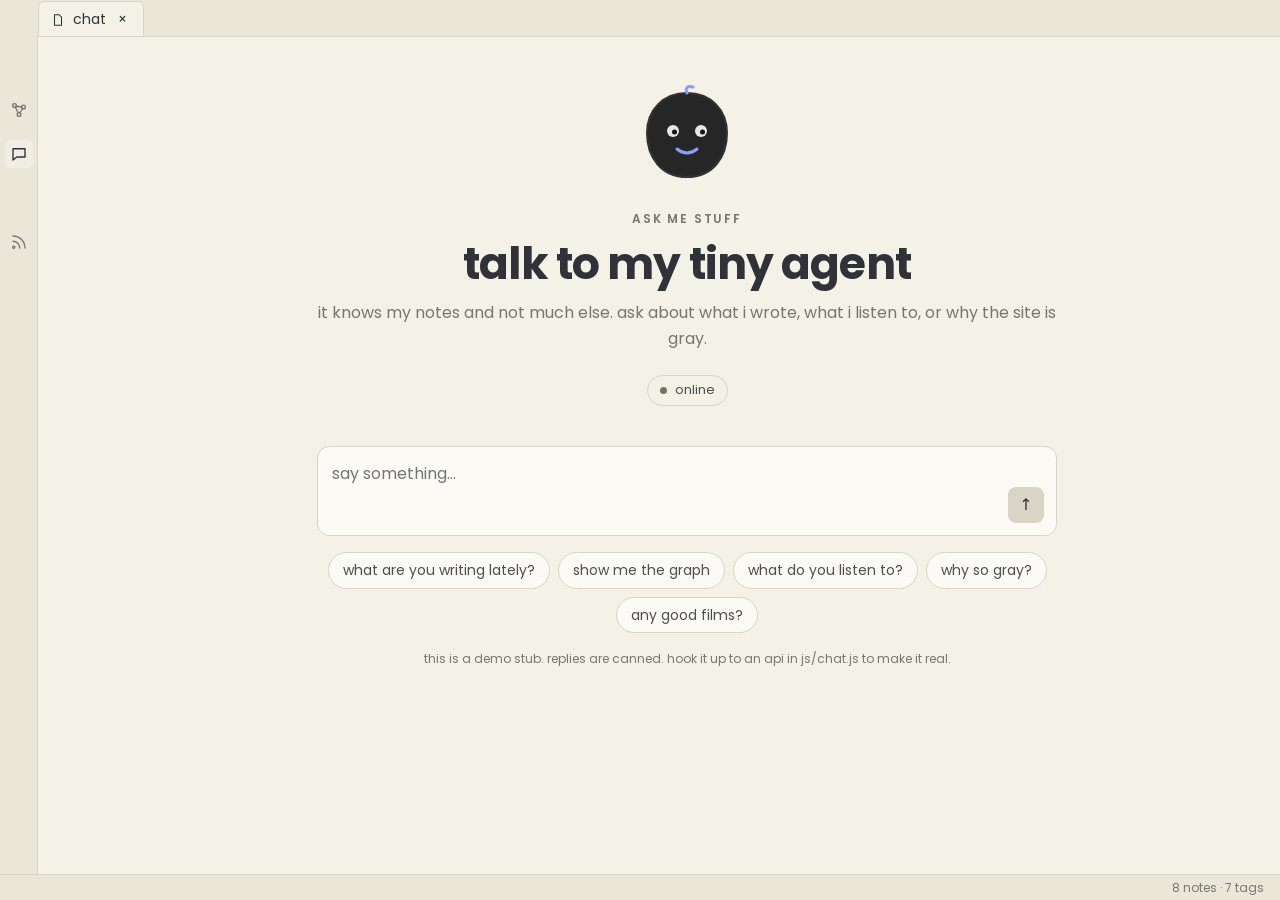
<file: chat.html>
<!doctype html><html lang="en"><head><meta charset="utf-8"><meta name="viewport" content="width=device-width,initial-scale=1"><link rel="stylesheet" href="css/tokens.css"><link rel="stylesheet" href="css/main.css"><title>chat</title></head><body class="desk-theme" data-title="chat"><main><div class="col">
<img class="mascot" src="assets/mascot.svg" alt="">
<p class="eyebrow">ask me stuff</p><h1>talk to my tiny agent</h1>
<p class="sub">it knows my notes and not much else. ask about what i wrote, what i listen to, or why the site is gray.</p>
<div class="status"><i></i>online</div>
<div class="msgs" id="m" aria-live="polite"></div>
<form class="chatbox" id="f"><textarea id="q" placeholder="say something..." aria-label="message"></textarea><button class="send" aria-label="send">↑</button></form>
<div class="chips"><button class="chip">what are you writing lately?</button><button class="chip">show me the graph</button><button class="chip">what do you listen to?</button><button class="chip">why so gray?</button><button class="chip">any good films?</button></div>
<p class="disc">this is a demo stub. replies are canned. hook it up to an api in js/chat.js to make it real.</p></div></main>
<script src="js/notes.js"></script><script src="js/shell.js"></script><script src="js/chat.js"></script></body></html>
</file>
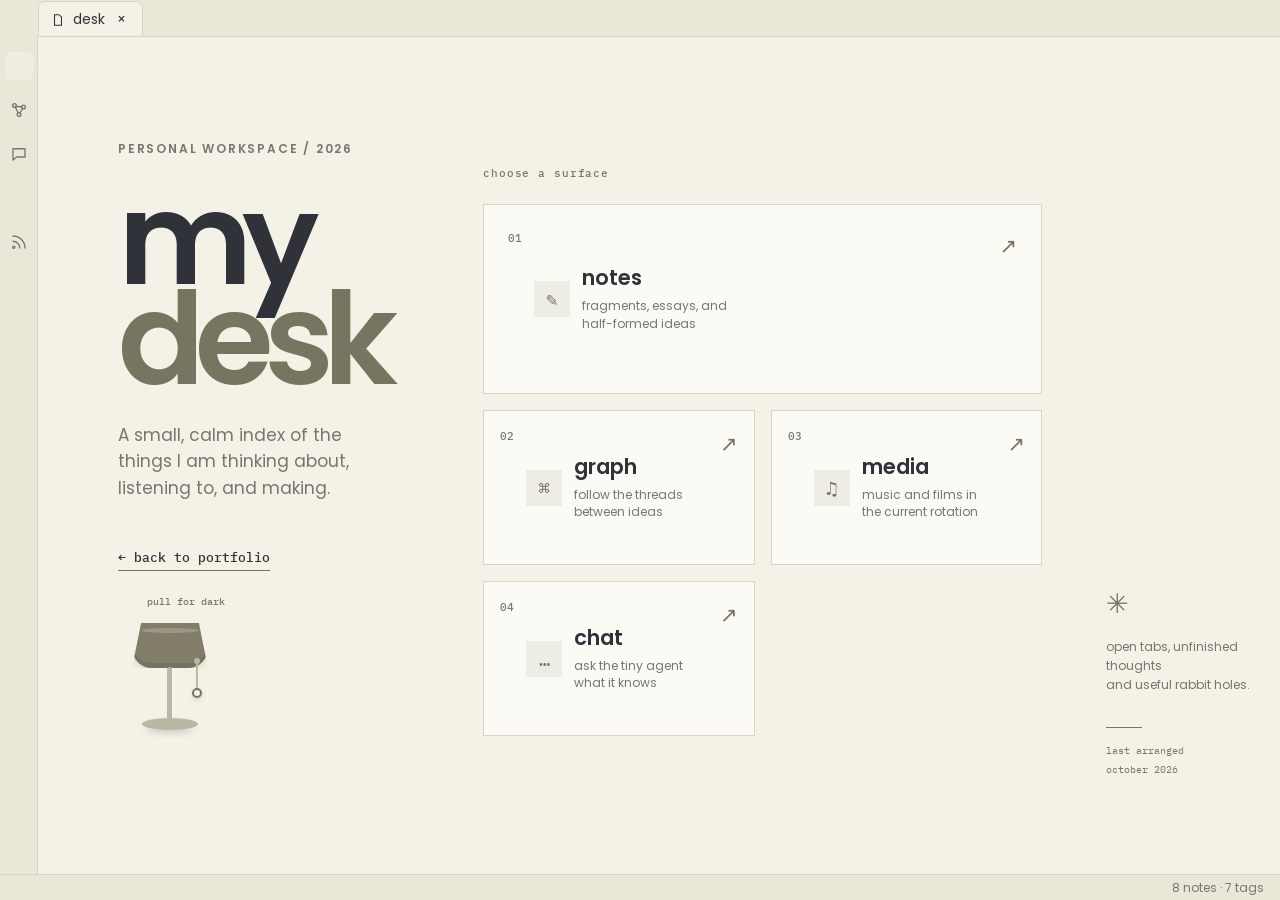
<file: desk.html>
<!doctype html><html lang="en"><head><meta charset="utf-8"><meta name="viewport" content="width=device-width,initial-scale=1"><link rel="stylesheet" href="css/tokens.css"><link rel="stylesheet" href="css/main.css"><title>desk</title></head><body class="desk-theme" data-title="desk"><main class="desk-page">
<div class="desk-intro">
<p class="eyebrow">personal workspace / 2026</p>
<h1>my<br><em>desk</em></h1>
<p class="desk-lede">A small, calm index of the things I am thinking about, listening to, and making.</p>
<div class="desk-actions"><a class="desk-back" href="index.html">← back to portfolio</a><button class="desk-theme-toggle desk-lamp" type="button" aria-pressed="false" aria-label="Switch to dark theme">
<span class="lamp-label">pull for dark</span><span class="lamp-shade" aria-hidden="true"></span><span class="lamp-stem" aria-hidden="true"></span><span class="lamp-base" aria-hidden="true"></span><span class="lamp-cord" aria-hidden="true"><span class="lamp-pull"></span></span>
</button></div>
</div>
<div class="desk-map" aria-label="desk sections">
<p class="map-label">choose a surface</p>
<a class="desk-card desk-card-notes" href="note.html#hello-world"><span class="desk-index">01</span><span class="desk-icon">✎</span><span class="desk-card-copy"><strong>notes</strong><small>fragments, essays, and half-formed ideas</small></span><span class="arrow" aria-hidden="true">↗</span></a>
<a class="desk-card desk-card-graph" href="graph.html"><span class="desk-index">02</span><span class="desk-icon">⌘</span><span class="desk-card-copy"><strong>graph</strong><small>follow the threads between ideas</small></span><span class="arrow" aria-hidden="true">↗</span></a>
<a class="desk-card desk-card-media" href="media.html"><span class="desk-index">03</span><span class="desk-icon">♫</span><span class="desk-card-copy"><strong>media</strong><small>music and films in the current rotation</small></span><span class="arrow" aria-hidden="true">↗</span></a>
<a class="desk-card desk-card-chat" href="chat.html"><span class="desk-index">04</span><span class="desk-icon">…</span><span class="desk-card-copy"><strong>chat</strong><small>ask the tiny agent what it knows</small></span><span class="arrow" aria-hidden="true">↗</span></a>
</div>
<aside class="desk-aside"><span class="aside-mark" aria-hidden="true">✳</span><p>open tabs, unfinished thoughts<br>and useful rabbit holes.</p><span class="aside-line"></span><span class="aside-meta">last arranged<br>october 2026</span></aside>
</main>
<script src="js/notes.js"></script><script src="js/shell.js"></script></body></html>
</file>
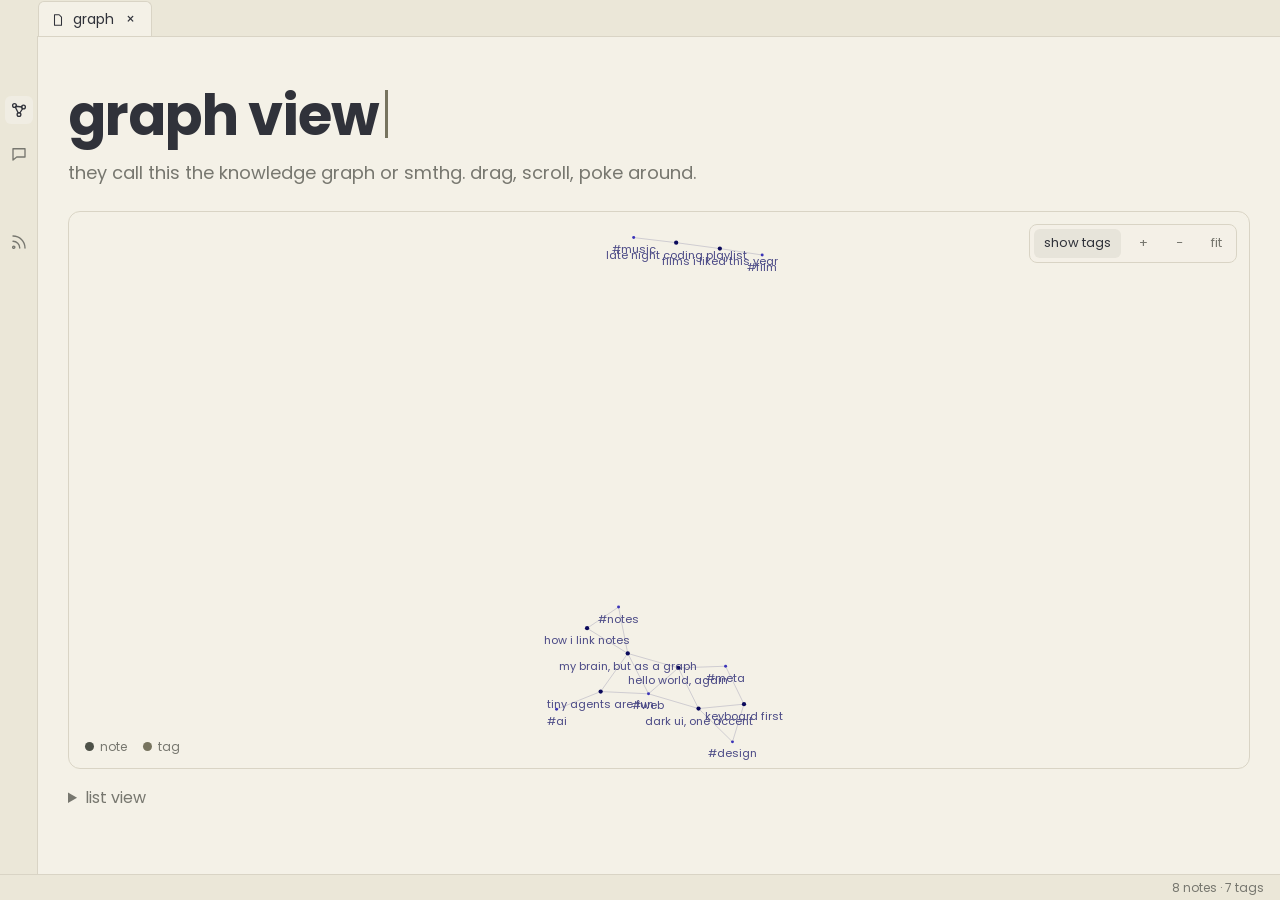
<file: graph.html>
<!doctype html><html lang="en"><head><meta charset="utf-8"><meta name="viewport" content="width=device-width,initial-scale=1"><link rel="stylesheet" href="css/tokens.css"><link rel="stylesheet" href="css/main.css"><title>graph</title></head><body class="desk-theme" data-title="graph"><main class="graph-page">
<h1>graph view<span class="caret" aria-hidden="true"></span></h1><p class="sub">they call this the knowledge graph or smthg. drag, scroll, poke around.</p>
<div class="panel"><canvas id="cv" role="img" aria-label="graph of notes and tags"></canvas>
<div class="ctrls"><button class="btn" id="tg" aria-pressed="true">show tags</button><button class="btn" id="zi" aria-label="zoom in">+</button><button class="btn" id="zo" aria-label="zoom out">−</button><button class="btn" id="fit">fit</button></div>
<div class="legend"><span><i></i>note</span><span><i class="t"></i>tag</span></div></div>
<details><summary>list view</summary><ul id="list"></ul></details></main>
<script src="js/notes.js"></script><script src="js/shell.js"></script><script src="js/graph.js"></script></body></html>
</file>
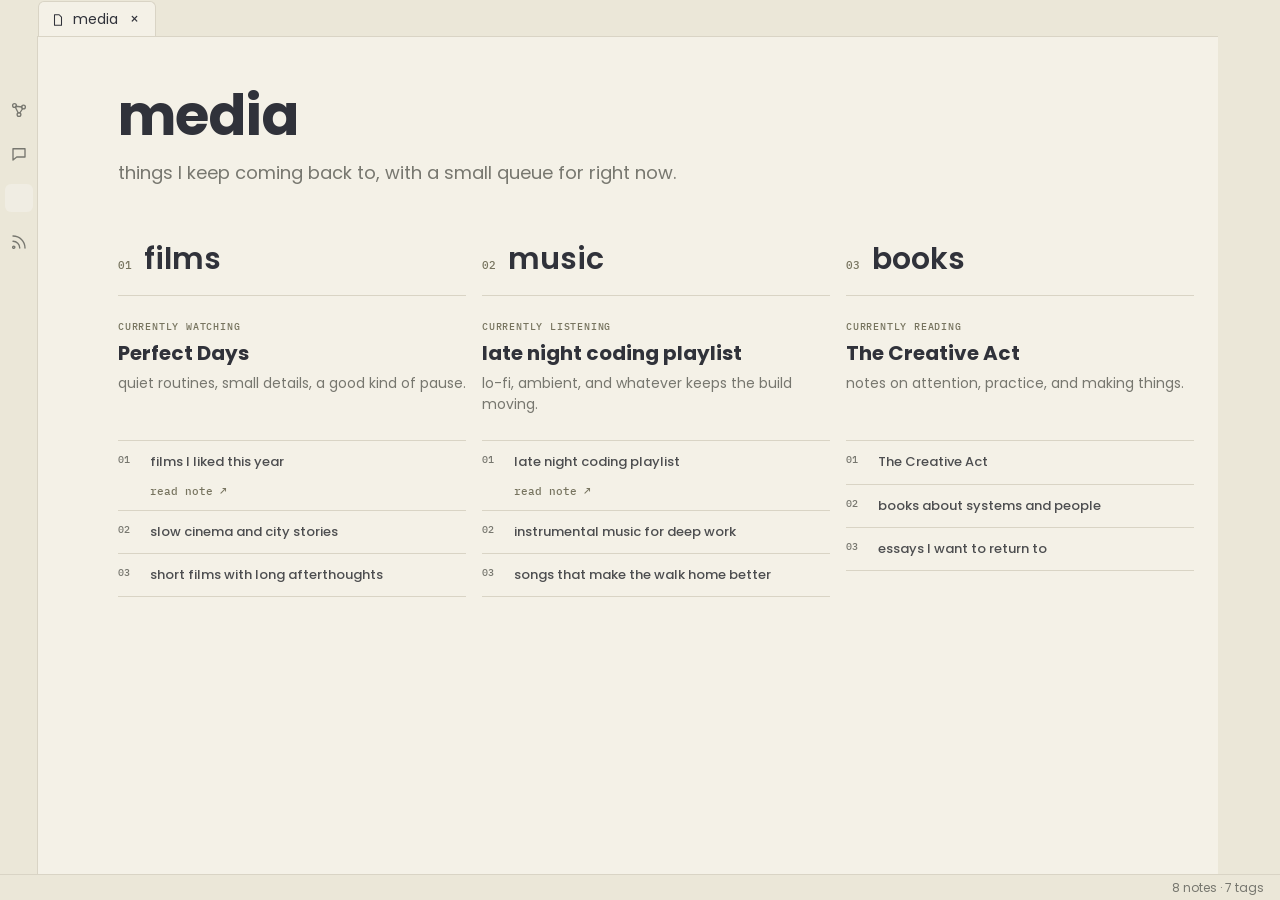
<file: media.html>
<!doctype html><html lang="en"><head><meta charset="utf-8"><meta name="viewport" content="width=device-width,initial-scale=1"><link rel="stylesheet" href="css/tokens.css"><link rel="stylesheet" href="css/main.css"><title>media</title></head><body class="desk-theme" data-title="media"><main class="media-page">
<h1>media</h1><p class="sub">things I keep coming back to, with a small queue for right now.</p>
<div class="media-grid">
<section class="media-section" aria-labelledby="films-title">
<div class="media-heading"><span class="media-number">01</span><h2 id="films-title">films</h2></div>
<div class="current-media"><span class="current-label">currently watching</span><strong>Perfect Days</strong><span>quiet routines, small details, a good kind of pause.</span></div>
<ul class="media-list"><li><span>01</span><strong>films I liked this year</strong><a href="note.html#films-2026">read note ↗</a></li><li><span>02</span><strong>slow cinema and city stories</strong></li><li><span>03</span><strong>short films with long afterthoughts</strong></li></ul>
</section>
<section class="media-section" aria-labelledby="music-title">
<div class="media-heading"><span class="media-number">02</span><h2 id="music-title">music</h2></div>
<div class="current-media"><span class="current-label">currently listening</span><strong>late night coding playlist</strong><span>lo-fi, ambient, and whatever keeps the build moving.</span></div>
<ul class="media-list"><li><span>01</span><strong>late night coding playlist</strong><a href="note.html#late-night-playlist">read note ↗</a></li><li><span>02</span><strong>instrumental music for deep work</strong></li><li><span>03</span><strong>songs that make the walk home better</strong></li></ul>
</section>
<section class="media-section" aria-labelledby="books-title">
<div class="media-heading"><span class="media-number">03</span><h2 id="books-title">books</h2></div>
<div class="current-media"><span class="current-label">currently reading</span><strong>The Creative Act</strong><span>notes on attention, practice, and making things.</span></div>
<ul class="media-list"><li><span>01</span><strong>The Creative Act</strong></li><li><span>02</span><strong>books about systems and people</strong></li><li><span>03</span><strong>essays I want to return to</strong></li></ul>
</section>
</div>
</main>
<script src="js/notes.js"></script><script src="js/shell.js"></script></body></html>
</file>
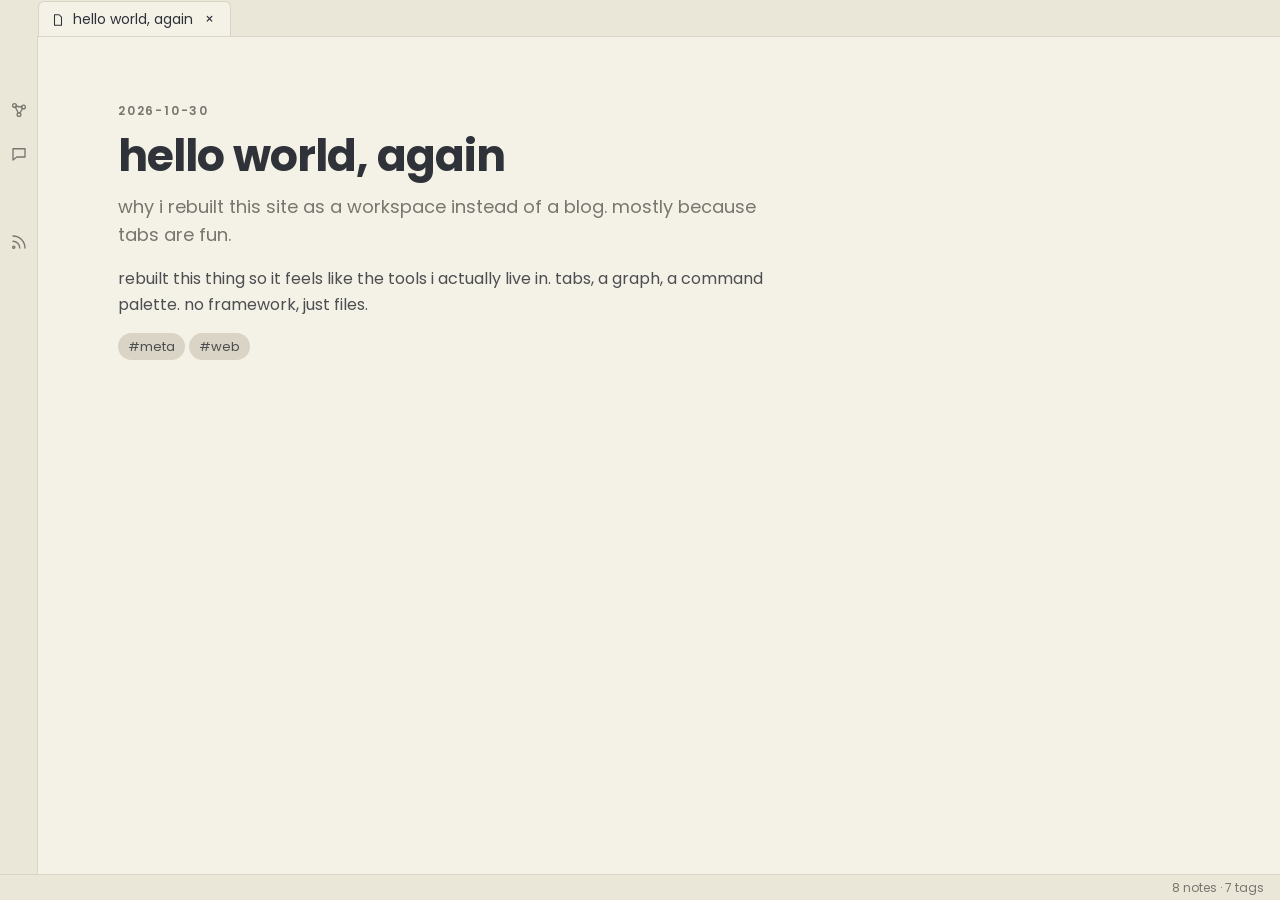
<file: note.html>
<!doctype html><html lang="en"><head><meta charset="utf-8"><meta name="viewport" content="width=device-width,initial-scale=1"><link rel="stylesheet" href="css/tokens.css"><link rel="stylesheet" href="css/main.css"><title>note</title></head><body class="desk-theme" data-title="note"><main><article id="a"></article></main>
<script src="js/notes.js"></script><script src="js/shell.js"></script><script>
const s=location.hash.slice(1),n=NOTES.find(x=>x.slug===s)||NOTES[0];document.title=n.title;
a.innerHTML='<p class="eyebrow">'+n.date+'</p><h1 style="font-size:44px">'+n.title+'</h1><p class="sub">'+n.desc+'</p><p>'+n.body+'</p><p>'+n.tags.map(t=>'<span class="pill">#'+t+'</span>').join(' ')+'</p>';
document.querySelectorAll('.tab.active a')[0].textContent=n.title;</script></body></html>
</file>
<file: css/tokens.css>
/* All design tokens live here. Edit this file to retheme the site. */
:root{
  --bg-chrome:#faf5c5; --bg-page:#fffbe0; --bg-card:#fffbe0; --bg-card-hover:#f6ea63;
  --border:#dcd59a; --border-bright:#b8ad52;
  --text-heading:#0b0a5c; --text-body:#0b0a5c; --text-muted:#4b4a86;
  --accent:#3b34b8; --accent-soft:rgba(59,52,184,.1);
  --node-note:#0b0a5c; --edge:rgba(11,10,92,.22);
  --font:'Poppins',system-ui,sans-serif; --mono:'IBM Plex Mono',ui-monospace,monospace;
  --s1:4px; --s2:8px; --s3:12px; --s4:16px; --s5:24px; --s6:32px; --s7:48px; --s8:64px;
  --r-card:8px; --r-panel:12px; --t:150ms ease;
  --tab-h:36px; --rail-w:38px; --status-h:26px;
}
@media(prefers-color-scheme:dark){:root:not([data-theme="light"]),:root[data-theme="dark"]{
  --bg-chrome:#0c1517; --bg-page:#121e21; --bg-card:#121e21; --bg-card-hover:#1b2b2e;
  --border:#25373a; --border-bright:#476064;
  --text-heading:#e7eeec; --text-body:#c8d3d0; --text-muted:#8fa09d;
  --accent:#f2b84b; --accent-soft:rgba(242,184,75,.12);
  --node-note:#e7eeec; --edge:rgba(231,238,236,.2);
}}
:root[data-theme="dark"]{
  --bg-chrome:#0c1517; --bg-page:#121e21; --bg-card:#121e21; --bg-card-hover:#1b2b2e;
  --border:#25373a; --border-bright:#476064;
  --text-heading:#e7eeec; --text-body:#c8d3d0; --text-muted:#8fa09d;
  --accent:#f2b84b; --accent-soft:rgba(242,184,75,.12);
  --node-note:#e7eeec; --edge:rgba(231,238,236,.2);
}
</file>
<file: css/main.css>
@import url('https://fonts.googleapis.com/css2?family=Poppins:wght@400;500;600;700&family=IBM+Plex+Mono:wght@400;500&display=swap');
*{box-sizing:border-box;margin:0}
html,body{height:100%}
body{font:400 16px/1.6 var(--font);background:var(--bg-chrome);color:var(--text-body);display:grid;
  grid-template:var(--tab-h) 1fr var(--status-h)/var(--rail-w) 1fr;overflow:hidden}
a{color:var(--accent);text-decoration:none}
:focus-visible{outline:2px solid var(--accent);outline-offset:2px}
button{font:inherit;color:inherit;cursor:pointer}
#tabs{grid-column:1/3;background:var(--bg-chrome);display:flex;align-items:flex-end;overflow-x:auto;padding-left:var(--rail-w)}
.tab{display:flex;align-items:center;gap:var(--s2);height:calc(var(--tab-h) - 2px);padding:0 var(--s3);font-size:14px;color:var(--text-muted);
  border:1px solid transparent;border-bottom:0;border-radius:6px 6px 0 0;white-space:nowrap;transition:background var(--t)}
.tab:hover{background:var(--bg-card-hover)}
.tab.active{background:var(--bg-page);border-color:var(--border);color:var(--text-heading);height:var(--tab-h);margin-bottom:-1px;position:relative;z-index:1}
.tab svg{width:14px;height:14px}
.tab .x{background:none;border:0;color:inherit;padding:0 4px;border-radius:4px;line-height:1.3}
.tab .x:hover{background:var(--border)}
#rail{grid-row:2;background:var(--bg-chrome);border-right:1px solid var(--border);display:flex;flex-direction:column;align-items:center;gap:var(--s4);padding-top:var(--s4)}
#rail a{width:28px;height:28px;display:grid;place-items:center;color:var(--text-muted);border-radius:6px;transition:var(--t)}
#rail a svg{width:18px;height:18px}
#rail a:hover{color:var(--text-heading)} #rail a.active{color:var(--text-heading);background:var(--bg-card-hover)}
#status{grid-column:1/3;background:var(--bg-chrome);border-top:1px solid var(--border);display:flex;justify-content:space-between;
  align-items:center;padding:0 var(--s4);font-size:12px;color:var(--text-muted)}
main{grid-row:2;grid-column:2;background:var(--bg-page);overflow:auto;padding:var(--s7) var(--s5) var(--s8) 80px;border-top:1px solid var(--border)}
main.graph-page{padding-left:30px;padding-right:30px}
@media(max-width:700px){main{padding:var(--s6) var(--s5)}}
h1{font-size:56px;font-weight:700;letter-spacing:-.02em;line-height:1.1;color:var(--text-heading)}
h2{font-size:22px;font-weight:600;color:var(--text-heading);margin:var(--s7) 0 var(--s4)}
.eyebrow{font-size:12px;font-weight:600;text-transform:uppercase;letter-spacing:.15em;color:var(--text-muted);margin-bottom:var(--s3)}
.sub{font-size:18px;color:var(--text-muted);margin-top:var(--s3)}
@media(max-width:700px){h1{font-size:40px}}
.grid{display:grid;grid-template-columns:repeat(4,1fr);gap:20px}
@media(max-width:1300px){.grid{grid-template-columns:repeat(3,1fr)}}
@media(max-width:950px){.grid{grid-template-columns:repeat(2,1fr)}}
@media(max-width:600px){.grid{grid-template-columns:1fr}}
.card{display:block;border:1px solid var(--border);border-radius:var(--r-card);background:var(--bg-card);overflow:hidden;color:inherit;
  transition:transform var(--t),border-color var(--t)}
.card:hover{transform:translateY(-2px);border-color:var(--border-bright)}
.cover{aspect-ratio:16/9;width:100%;display:block}
.card .body{padding:var(--s4)}
.card h3{font-size:17px;font-weight:600;color:var(--text-heading);line-height:1.3}
.card p{font-size:15px;color:var(--text-muted);margin:var(--s2) 0 var(--s3);display:-webkit-box;line-clamp:2;-webkit-line-clamp:2;-webkit-box-orient:vertical;overflow:hidden}
.foot{display:flex;justify-content:space-between;align-items:center;gap:var(--s2);font-size:13px;color:var(--text-muted)}
.foot .d{display:flex;align-items:center;gap:6px;white-space:nowrap}
.foot svg{width:13px;height:13px}
.foot .tags{display:flex;gap:var(--s1);flex-wrap:wrap;justify-content:flex-end}
.pill{background:var(--border);border-radius:999px;padding:4px 10px;font-size:13px;color:var(--text-body)}
.searchrow{display:flex;align-items:center;gap:var(--s5);margin:var(--s6) 0;flex-wrap:wrap}
.search{flex:1;min-width:260px;max-width:520px;display:flex;align-items:center;gap:var(--s2);background:var(--bg-card);border:1px solid var(--border);
  border-radius:8px;padding:10px var(--s3);color:var(--text-muted);text-align:left;transition:border-color var(--t)}
.search:hover{border-color:var(--border-bright)} .search span{flex:1}
.search svg{width:16px;height:16px}
kbd{font:12px var(--mono);background:var(--bg-chrome);border:1px solid var(--border);border-radius:4px;min-width:22px;height:22px;display:inline-grid;place-items:center;padding:0 5px;color:var(--text-muted)}
.dotted{color:var(--text-muted);text-decoration:underline dotted;text-underline-offset:4px;font-size:15px}
#pal{position:fixed;inset:0;background:rgba(0,0,0,.6);display:none;align-items:flex-start;justify-content:center;padding-top:15vh;z-index:10}
#pal.open{display:flex}
#pal .box{width:min(560px,92vw);background:var(--bg-card);border:1px solid var(--border);border-radius:var(--r-panel);overflow:hidden}
#pal input{width:100%;background:none;border:0;border-bottom:1px solid var(--border);padding:var(--s4);font:inherit;color:var(--text-heading);outline:none}
#pal ul{list-style:none;padding:var(--s2);max-height:300px;overflow:auto}
#pal li a{display:block;padding:var(--s2) var(--s3);border-radius:6px;color:var(--text-body)}
#pal li.sel a{background:var(--accent-soft);color:var(--text-heading)}
#pal .hint{display:flex;gap:var(--s4);padding:var(--s2) var(--s4);border-top:1px solid var(--border);font-size:12px;color:var(--text-muted);align-items:center}
.panel{position:relative;border:1px solid var(--border);border-radius:var(--r-panel);background:var(--bg-chrome);height:min(62vh,640px);overflow:hidden;margin-top:var(--s5)}
.graph-page .panel{background-color:var(--bg-page);background-image:radial-gradient(var(--border) .7px,transparent .7px);background-size:22px 22px}
.graph-page .ctrls{padding:4px;border:1px solid var(--border);border-radius:8px;background:color-mix(in srgb,var(--bg-page) 88%,transparent)}
.graph-page .btn{background:transparent;border:0;color:var(--text-muted)}.graph-page .btn:hover,.graph-page .btn[aria-pressed=true]{background:var(--accent-soft);color:var(--text-heading)}
.panel canvas{width:100%;height:100%;display:block;cursor:grab}
.ctrls{position:absolute;top:var(--s3);right:var(--s3);display:flex;gap:var(--s2)}
.btn{background:var(--bg-card);border:1px solid var(--border);border-radius:6px;padding:4px 10px;font-size:13px;transition:border-color var(--t)}
.btn:hover{border-color:var(--border-bright)} .btn[aria-pressed=true]{background:var(--accent-soft);border-color:var(--accent)}
.legend{position:absolute;left:var(--s4);bottom:var(--s3);display:flex;gap:var(--s4);font-size:12px;color:var(--text-muted)}
.legend i{display:inline-block;width:9px;height:9px;border-radius:50%;margin-right:6px;background:var(--node-note)} .legend i.t{background:var(--accent)}
.caret{display:inline-block;width:3px;height:.85em;background:var(--accent);margin-left:6px;vertical-align:-.05em;animation:blink 1.1s steps(1) infinite}
@keyframes blink{50%{opacity:0}}
details{margin-top:var(--s4);color:var(--text-muted)} summary{cursor:pointer} details ul{margin:var(--s3) 0 0 var(--s5)}
.col{max-width:740px;margin:0 auto;text-align:center}
.mascot{width:100px;height:100px;margin-bottom:var(--s4)}
.col h1{font-size:44px} .col .sub{font-size:16px;line-height:1.6}
.status{display:inline-flex;align-items:center;gap:var(--s2);border:1px solid var(--border);border-radius:999px;padding:4px 12px;font-size:13px;margin:var(--s5) 0}
.status i{width:7px;height:7px;border-radius:50%;background:var(--accent)}
.msgs{text-align:left;display:flex;flex-direction:column;gap:var(--s3);margin-bottom:var(--s4)}
.msg{background:var(--bg-card);border:1px solid var(--border);border-radius:var(--r-panel);padding:var(--s3) var(--s4);max-width:85%}
.msg.me{align-self:flex-end;background:var(--accent-soft);border-color:transparent}
.chatbox{display:flex;align-items:flex-end;gap:var(--s3);background:var(--bg-card);border:1px solid var(--border);border-radius:var(--r-panel);padding:var(--s3)}
.chatbox:focus-within{border-color:var(--accent)}
.chatbox textarea{flex:1;min-height:64px;background:none;border:0;resize:none;font:inherit;color:var(--text-heading);outline:none}
.send{width:36px;height:36px;border-radius:8px;border:0;background:var(--border);color:var(--text-heading);transition:background var(--t)}
.send:hover{background:var(--accent);color:#151515}
.chips{display:flex;flex-wrap:wrap;justify-content:center;gap:var(--s2);margin:var(--s4) 0}
.chip{background:var(--bg-card);border:1px solid var(--border);border-radius:999px;padding:6px 14px;font-size:14px;transition:border-color var(--t)}
.chip:hover{border-color:var(--accent)}
.disc{font-size:12px;color:var(--text-muted);max-width:560px;margin:var(--s4) auto 0}
.profile{display:flex;justify-content:space-between;align-items:center;gap:var(--s4);background:var(--bg-card);border:1px solid var(--border);border-radius:var(--r-card);padding:var(--s4) var(--s5);margin-top:var(--s5)}
.profile h3{color:var(--text-heading)}
.sechead{display:flex;justify-content:space-between;align-items:center}
.car{display:flex;gap:var(--s4);overflow-x:auto;scroll-snap-type:x mandatory;scrollbar-width:none}
.car .slot{flex:0 0 min(320px,80%);height:152px;scroll-snap-align:start;border:1px dashed var(--border-bright);border-radius:var(--r-card);display:grid;place-items:center;color:var(--text-muted);font-size:14px}
.car iframe{border:0;width:100%;height:152px;border-radius:12px}
article{max-width:68ch} article p{margin:var(--s4) 0}
.media-page{max-width:1180px}.media-grid{display:grid;grid-template-columns:repeat(3,1fr);gap:var(--s4);margin-top:var(--s7)}.media-section{min-width:0}.media-heading{display:flex;align-items:baseline;gap:var(--s3);border-bottom:1px solid var(--border);padding-bottom:var(--s3)}.media-heading h2{margin:0;font-size:30px;font-weight:600}.media-number{font:500 11px var(--mono);color:var(--accent)}.current-media{display:flex;flex-direction:column;gap:var(--s2);min-height:145px;padding:var(--s5) 0;border-bottom:1px solid var(--border)}.current-media strong{font-size:20px;line-height:1.2;color:var(--text-heading)}.current-media span:last-child{font-size:14px;color:var(--text-muted);line-height:1.5}.current-label{font:500 10px var(--mono);color:var(--accent);text-transform:uppercase;letter-spacing:.08em}.media-list{list-style:none;padding:0}.media-list li{display:grid;grid-template-columns:24px 1fr;gap:var(--s2);padding:var(--s3) 0;border-bottom:1px solid var(--border);font-size:13px;color:var(--text-body)}.media-list li>span{font:500 10px var(--mono);color:var(--text-muted)}.media-list strong{font-weight:500;line-height:1.4}.media-list a{grid-column:2;color:var(--accent);font:500 11px var(--mono);margin-top:var(--s1)}.media-list a:hover{color:var(--text-heading)}
@media(max-width:850px){.media-grid{grid-template-columns:1fr;gap:var(--s7);margin-top:var(--s6)}.media-section{max-width:620px}}
.desk-theme{--bg-chrome:#ebe7d8;--bg-page:#f4f1e7;--bg-card:#fbfaf4;--bg-card-hover:#f0ede3;--border:#d9d4c5;--border-bright:#bcb6a5;--text-heading:#30323a;--text-body:#4d4e50;--text-muted:#77776f;--accent:#77745f;--accent-soft:rgba(119,116,95,.1);--node-note:#4d5148;--edge:rgba(77,81,72,.25)}
@media(prefers-color-scheme:dark){:root:not([data-theme="light"]) .desk-theme,:root[data-theme="dark"] .desk-theme{--bg-chrome:#10191b;--bg-page:#172224;--bg-card:#1c292b;--bg-card-hover:#243437;--border:#304244;--border-bright:#53676a;--text-heading:#e5e9e5;--text-body:#c1cbc6;--text-muted:#94a19d;--accent:#b4a77b;--accent-soft:rgba(180,167,123,.12);--node-note:#d8ddd5;--edge:rgba(216,221,213,.2)}}
:root[data-theme="dark"] .desk-theme{--bg-chrome:#10191b;--bg-page:#172224;--bg-card:#1c292b;--bg-card-hover:#243437;--border:#304244;--border-bright:#53676a;--text-heading:#e5e9e5;--text-body:#c1cbc6;--text-muted:#94a19d;--accent:#b4a77b;--accent-soft:rgba(180,167,123,.12);--node-note:#d8ddd5;--edge:rgba(216,221,213,.2)}
.desk-page{position:relative;display:grid;grid-template-columns:minmax(230px,.7fr) minmax(480px,1.3fr) 150px;gap:clamp(28px,5vw,84px);align-items:start;max-width:1380px}
.desk-intro{padding-top:clamp(22px,6vh,76px);position:relative}
.desk-intro h1{font-size:clamp(72px,10vw,148px);font-weight:600;letter-spacing:-.08em;line-height:.78;color:var(--text-heading);margin:var(--s6) 0 var(--s6)}
.desk-intro h1 em{color:var(--accent);font-style:normal}
.desk-lede{max-width:260px;font-size:17px;line-height:1.55;color:var(--text-muted)}
.desk-actions{display:flex;flex-direction:column;align-items:flex-start;gap:var(--s4);margin-top:var(--s7)}
.desk-back{display:inline-block;font:500 13px var(--mono);color:var(--text-heading);border-bottom:1px solid var(--accent);padding-bottom:4px}
.desk-back:hover{color:var(--accent)}
.desk-theme-toggle{border:1px solid var(--border);background:transparent;color:var(--text-muted);font:500 10px var(--mono);padding:7px 9px;cursor:pointer}
.desk-theme-toggle:hover{border-color:var(--accent);color:var(--text-heading)}
.desk-lamp{position:relative;width:136px;height:194px;border:0;padding:0;margin-top:var(--s2);color:var(--accent);font:500 10px var(--mono);isolation:isolate}
.lamp-label{position:absolute;top:0;left:0;width:100%;text-align:center;color:var(--text-muted);white-space:nowrap}
.lamp-shade{position:absolute;top:28px;left:14px;width:76px;height:45px;border-radius:8px 8px 20px 20px;background:var(--accent);box-shadow:inset 0 -5px 0 rgba(0,0,0,.1),0 8px 18px -12px var(--accent);clip-path:polygon(12% 0,88% 0,100% 100%,0 100%);opacity:.92}
.lamp-shade::after{content:"";position:absolute;inset:5px 9px auto;height:5px;border-radius:50%;background:rgba(255,255,255,.2)}
.lamp-stem{position:absolute;top:72px;left:49px;width:5px;height:54px;border-radius:4px;background:var(--border-bright);box-shadow:1px 0 0 rgba(255,255,255,.25)}
.lamp-base{position:absolute;top:123px;left:24px;width:56px;height:12px;border-radius:50%;background:var(--border-bright);box-shadow:0 4px 8px -5px var(--text-heading)}
.lamp-cord{position:absolute;top:66px;left:78px;width:2px;height:30px;background:var(--border-bright);transform-origin:top center;transition:height .45s cubic-bezier(.22,1.35,.45,1),transform .45s cubic-bezier(.22,1.35,.45,1)}
.lamp-cord::before{content:"";position:absolute;top:-3px;left:-2px;width:6px;height:6px;border-radius:50%;background:var(--border-bright)}
.lamp-pull{position:absolute;bottom:-7px;left:-4px;width:10px;height:10px;border:2px solid var(--accent);border-radius:50%;background:var(--bg-page);box-shadow:0 2px 6px -3px var(--text-heading);transition:transform .45s cubic-bezier(.22,1.35,.45,1)}
.desk-lamp.dragging{cursor:grabbing}
.desk-lamp.dragging .lamp-cord{height:calc(30px + var(--drag-distance,0px));transition:none}
.desk-lamp.dragging .lamp-pull{transform:translateY(var(--drag-distance,0px)) scale(1.12);transition:none}
.desk-lamp:hover .lamp-cord,.desk-lamp:focus-visible .lamp-cord{transform:rotate(2deg)}
.desk-lamp:hover .lamp-pull,.desk-lamp:focus-visible .lamp-pull{transform:scale(1.12)}
.desk-lamp.pulling .lamp-cord{animation:lamp-pull .7s cubic-bezier(.2,.8,.2,1)}
.desk-lamp.pulling .lamp-pull{animation:lamp-knob .7s cubic-bezier(.2,.8,.2,1)}
@keyframes lamp-pull{0%{height:30px;transform:none}35%{height:52px;transform:none}65%{height:28px;transform:none}100%{height:30px;transform:none}}
@keyframes lamp-knob{0%{transform:scale(1)}35%{transform:translateY(22px) scale(1.12)}65%{transform:translateY(-2px) scale(1.05)}100%{transform:scale(1)}}
.desk-map{position:relative;padding-top:clamp(28px,9vh,112px);display:grid;grid-template-columns:1fr 1fr;gap:var(--s4)}
.map-label{grid-column:1/-1;color:var(--text-muted);font:500 11px var(--mono);letter-spacing:.08em;text-transform:lowercase;margin-bottom:var(--s2)}
.desk-card{position:relative;display:grid;grid-template-columns:auto auto 1fr auto;align-items:center;gap:var(--s3);min-height:155px;padding:var(--s4);border:1px solid var(--border);background:var(--bg-card);color:var(--text-body);transition:transform var(--t),border-color var(--t),background var(--t)}
.desk-card:hover{transform:translateY(-4px);border-color:var(--accent);background:var(--bg-card-hover)}
.desk-card-notes{grid-column:1/-1;min-height:190px;padding:var(--s5)}
.desk-card strong,.desk-card small{display:block}.desk-card strong{font-size:21px;color:var(--text-heading);font-weight:600;line-height:1.1}.desk-card small{margin-top:var(--s2);font-size:12px;line-height:1.45;color:var(--text-muted);max-width:155px}
.desk-index{align-self:start;color:var(--text-muted);font:500 11px var(--mono);padding-top:2px}.desk-icon{display:grid;place-items:center;width:36px;height:36px;background:var(--accent-soft);color:var(--accent);font:500 19px var(--mono)}.desk-card-copy{align-self:center}.arrow{align-self:start;color:var(--accent);font-size:21px}.desk-aside{align-self:end;margin-bottom:var(--s6);color:var(--text-muted);font-size:12px;line-height:1.6}.aside-mark{display:block;color:var(--accent);font-size:27px;margin-bottom:var(--s3)}.aside-line{display:block;width:36px;border-top:1px solid var(--accent);margin:var(--s6) 0 var(--s3)}.aside-meta{font:10px/1.6 var(--mono);text-transform:lowercase}
@media(max-width:1050px){.desk-page{grid-template-columns:minmax(200px,.65fr) minmax(420px,1.35fr)}.desk-aside{display:none}}
@media(max-width:700px){.desk-page{display:block}.desk-intro{padding-top:var(--s3)}.desk-intro h1{font-size:82px;margin:var(--s5) 0}.desk-lede{max-width:320px}.desk-actions{margin-top:var(--s5)}.desk-map{padding-top:var(--s7);grid-template-columns:1fr}.desk-card-notes{grid-column:auto}.desk-card{min-height:128px}}
@media(min-width:701px) and (max-height:850px){
  .desk-theme main{padding-top:var(--s5);padding-bottom:var(--s5)}
  .desk-intro{padding-top:var(--s5)}
  .desk-intro h1{font-size:clamp(72px,9vw,132px);margin:var(--s5) 0}
  .desk-actions{margin-top:var(--s6)}
  .desk-lamp{height:180px;transform:scale(.95);transform-origin:top left;margin-bottom:-10px}
  .desk-map{padding-top:var(--s6)}
  .desk-card{min-height:140px}
  .desk-card-notes{min-height:175px;padding:var(--s5)}
}
@media(prefers-reduced-motion:reduce){*{transition:none!important;animation:none!important}}
</file>
